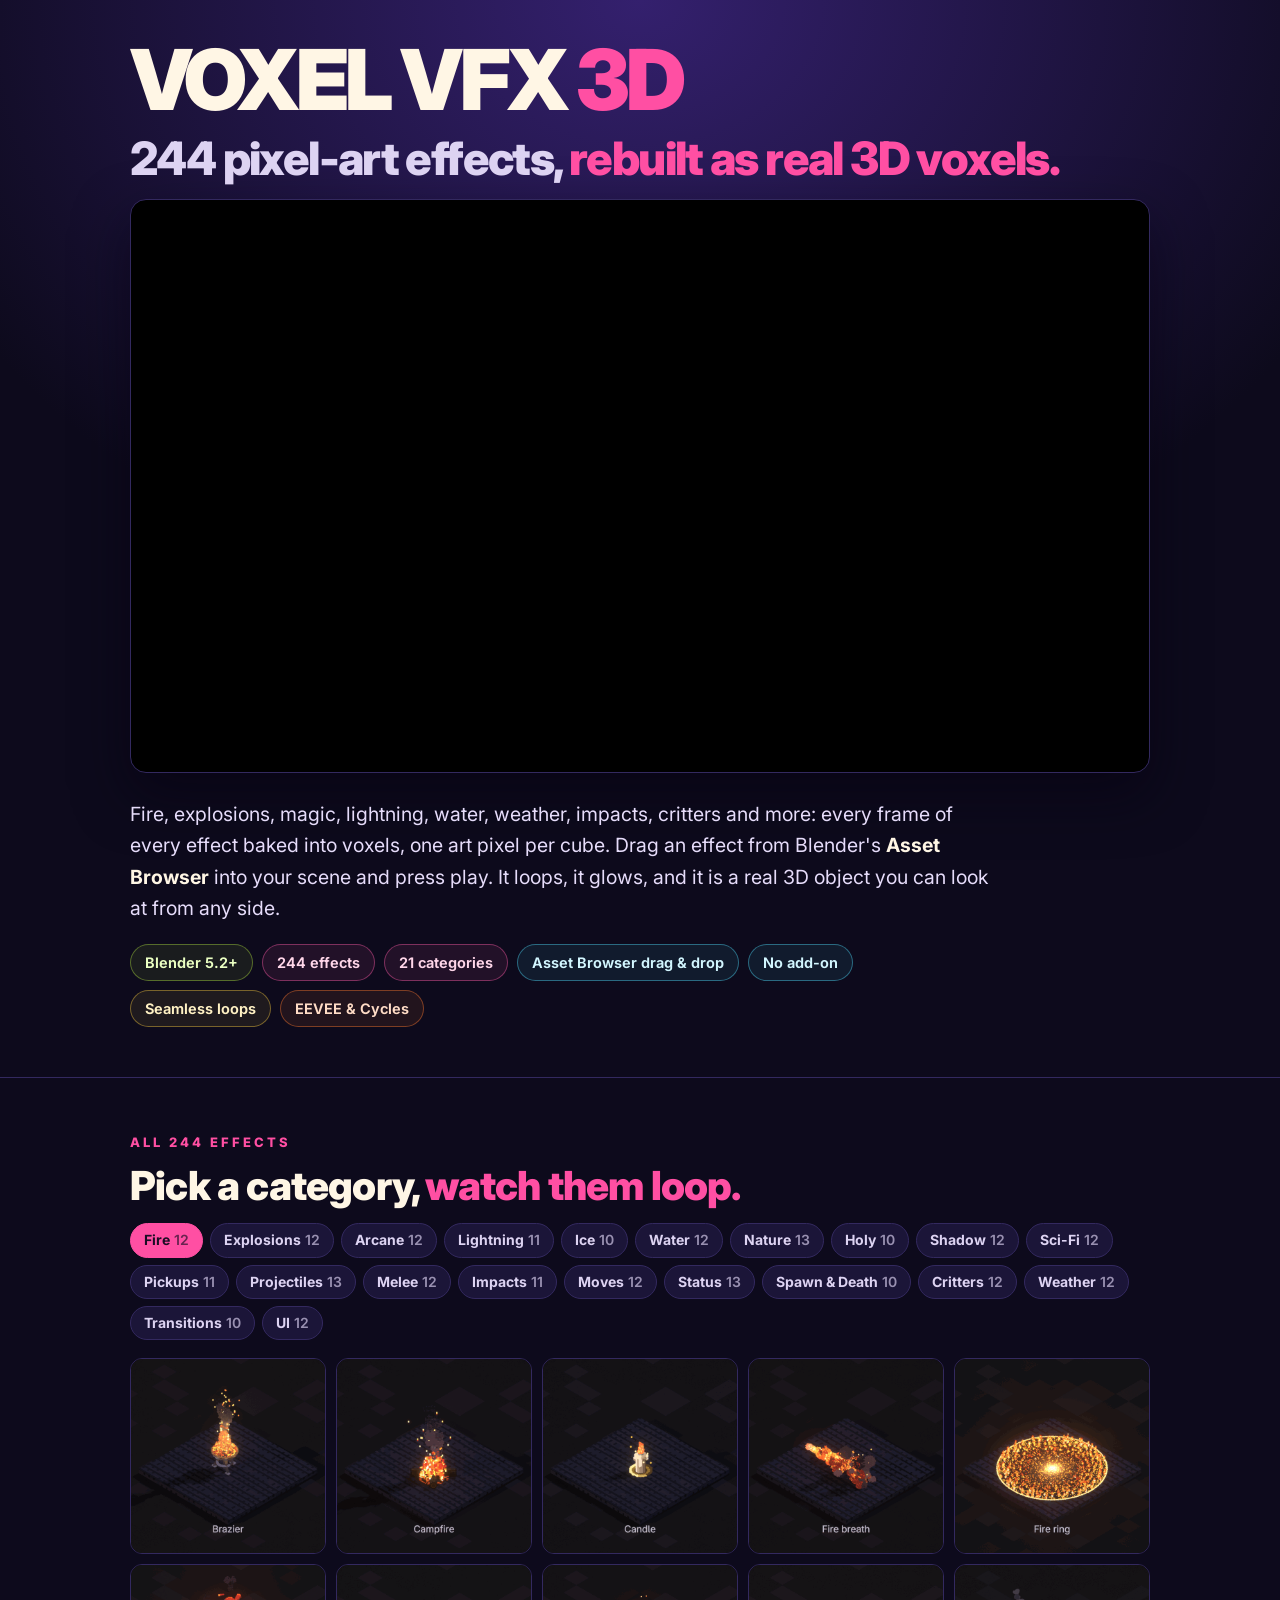
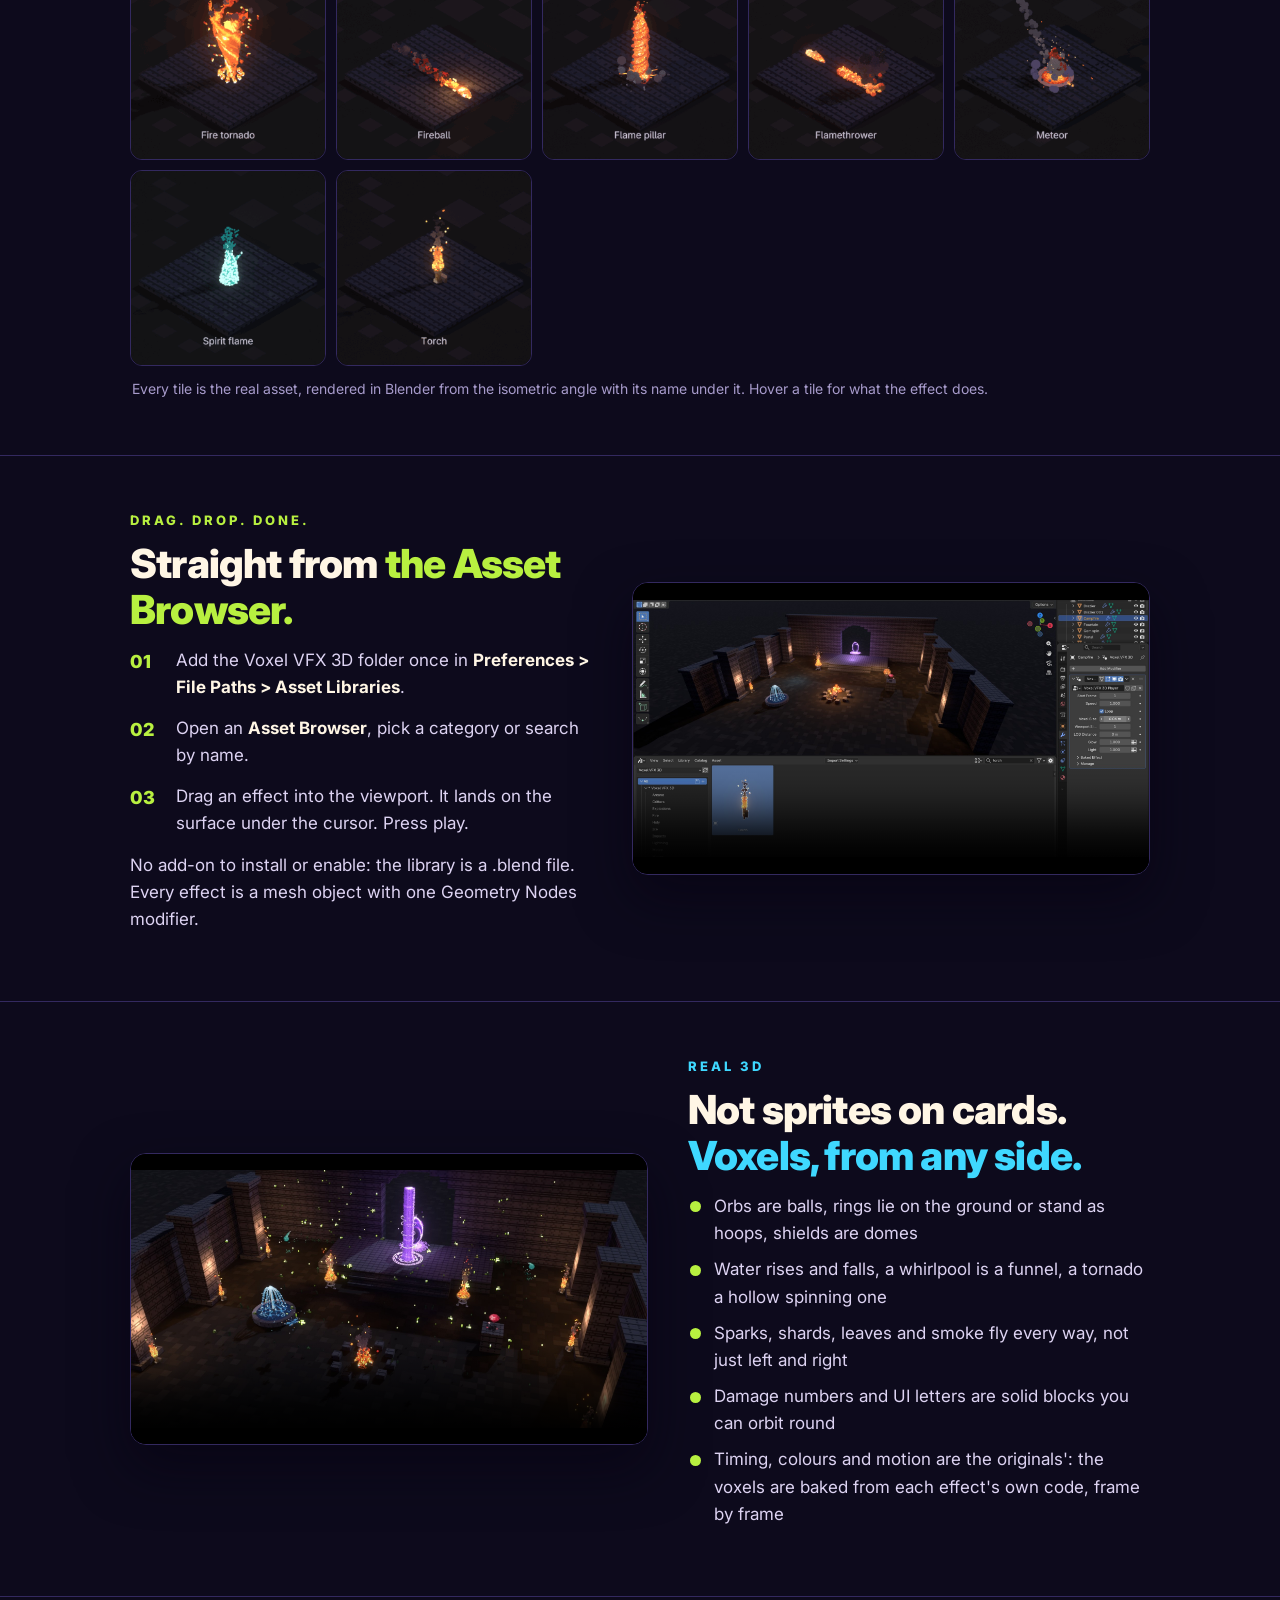
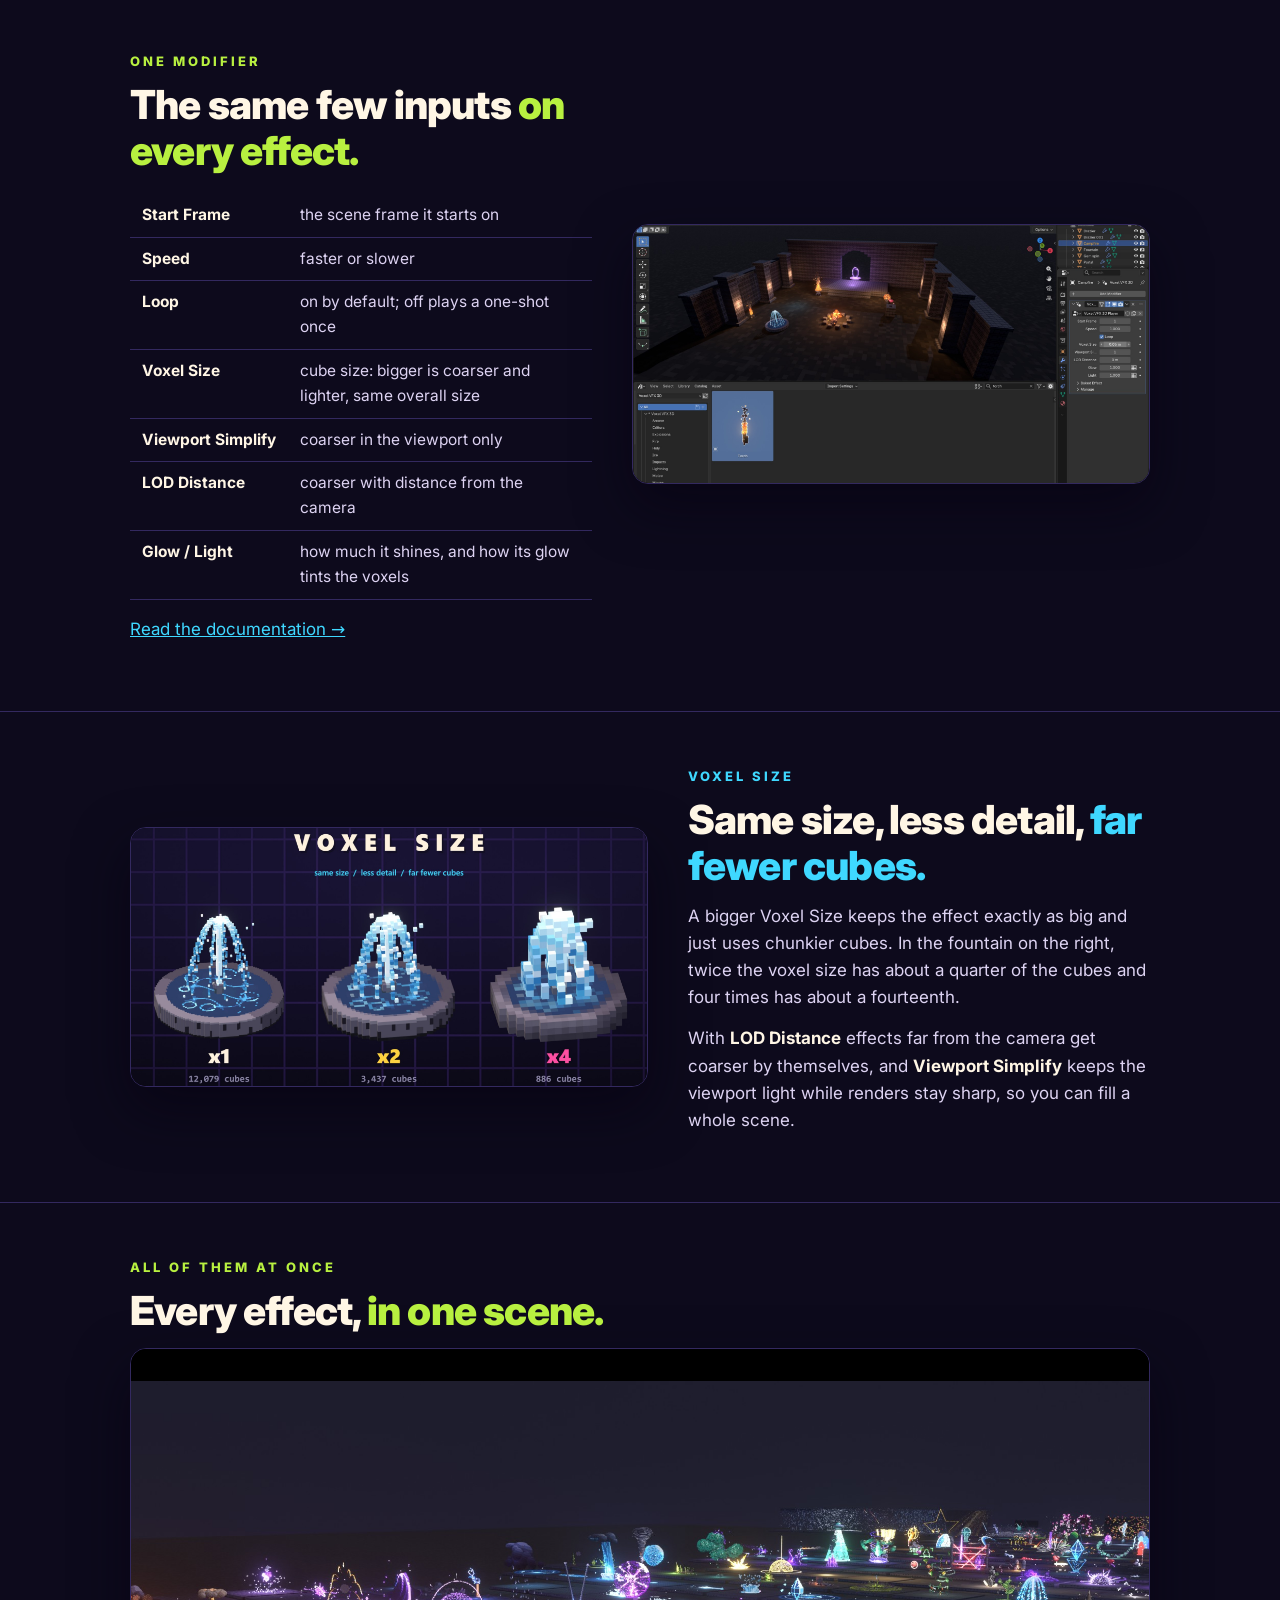
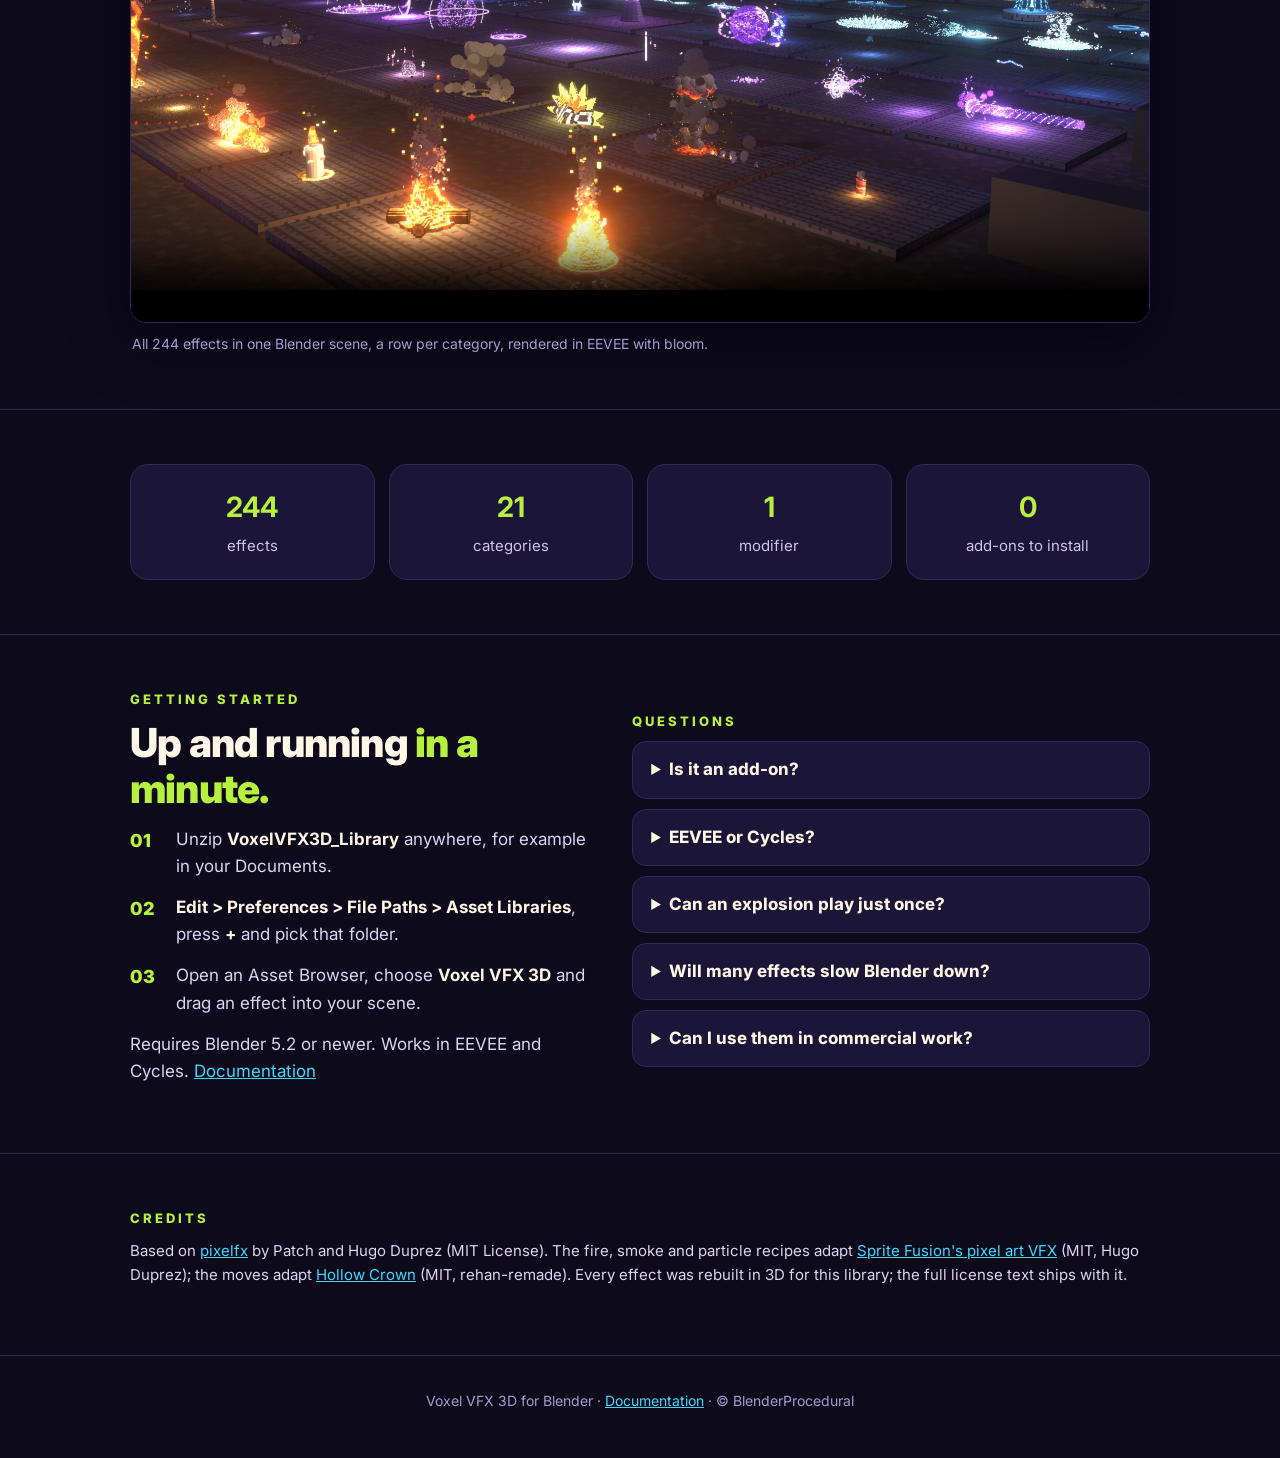
<file: index.html>
<!doctype html>
<html lang="en">
<head>
<meta charset="utf-8">
<meta name="viewport" content="width=device-width, initial-scale=1">
<title>Voxel VFX 3D: 244 pixel-art VFX as real 3D voxels for Blender</title>
<meta name="description" content="244 pixel-art VFX rebuilt as real 3D voxels for Blender: fire, explosions, magic, lightning, water, weather, impacts, critters and more. Drag them from the Asset Browser, they loop, they glow. Blender 5.2+.">
<meta property="og:title" content="Voxel VFX 3D: 244 pixel-art VFX as real 3D voxels for Blender">
<meta property="og:description" content="244 pixel-art VFX rebuilt as real 3D voxels for Blender: fire, explosions, magic, lightning, water, weather, impacts, critters and more. Drag them from the Asset Browser, they loop, they glow. Blender 5.2+.">
<meta property="og:image" content="images/thumbnail.jpg">
<link rel="stylesheet" href="assets/style.css">
</head>
<body>

<header class="hero">
  <div class="wrap">
    <h1 class="logo">VOXEL VFX <span>3D</span></h1>
    <p class="tagline">244 pixel-art effects, <span class="hl-pink">rebuilt as real 3D voxels.</span></p>
    <div class="media yt"><iframe src="https://www.youtube-nocookie.com/embed/19rdIWgOJi4?rel=0" title="Voxel VFX 3D promo video"
            allow="accelerometer; autoplay; clipboard-write; encrypted-media; gyroscope; picture-in-picture; web-share"
            referrerpolicy="strict-origin-when-cross-origin" allowfullscreen></iframe></div>
    <div class="txt hero-txt" style="margin-top:26px">
      <p class="lead">Fire, explosions, magic, lightning, water, weather, impacts, critters and more: every frame of every effect baked into voxels, one art pixel per cube. Drag an effect from Blender's <b>Asset Browser</b> into your scene and press play. It loops, it glows, and it is a real 3D object you can look at from any side.</p>
      <div class="chips">
        <span class="chip">Blender 5.2+</span>
        <span class="chip pink">244 effects</span>
        <span class="chip pink">21 categories</span>
        <span class="chip cyan">Asset Browser drag &amp; drop</span>
        <span class="chip cyan">No add-on</span>
        <span class="chip yellow">Seamless loops</span>
        <span class="chip orange">EEVEE &amp; Cycles</span>
      </div>
    </div>
  </div>
</header>

<section id="effects">
  <div class="wrap">
    <div class="kicker pink">All 244 effects</div>
    <h2>Pick a category, <span class="hl-pink">watch them loop.</span></h2>
    <div class="cats" role="group" aria-label="Categories"><button type="button" data-cat="fire" aria-pressed="true">Fire<i>12</i></button><button type="button" data-cat="explosions" aria-pressed="false">Explosions<i>12</i></button><button type="button" data-cat="arcane" aria-pressed="false">Arcane<i>12</i></button><button type="button" data-cat="lightning" aria-pressed="false">Lightning<i>11</i></button><button type="button" data-cat="ice" aria-pressed="false">Ice<i>10</i></button><button type="button" data-cat="water" aria-pressed="false">Water<i>12</i></button><button type="button" data-cat="nature" aria-pressed="false">Nature<i>13</i></button><button type="button" data-cat="holy" aria-pressed="false">Holy<i>10</i></button><button type="button" data-cat="shadow" aria-pressed="false">Shadow<i>12</i></button><button type="button" data-cat="scifi" aria-pressed="false">Sci-Fi<i>12</i></button><button type="button" data-cat="pickups" aria-pressed="false">Pickups<i>11</i></button><button type="button" data-cat="projectiles" aria-pressed="false">Projectiles<i>13</i></button><button type="button" data-cat="melee" aria-pressed="false">Melee<i>12</i></button><button type="button" data-cat="impacts" aria-pressed="false">Impacts<i>11</i></button><button type="button" data-cat="moves" aria-pressed="false">Moves<i>12</i></button><button type="button" data-cat="status" aria-pressed="false">Status<i>13</i></button><button type="button" data-cat="spawn" aria-pressed="false">Spawn &amp; Death<i>10</i></button><button type="button" data-cat="critters" aria-pressed="false">Critters<i>12</i></button><button type="button" data-cat="weather" aria-pressed="false">Weather<i>12</i></button><button type="button" data-cat="transitions" aria-pressed="false">Transitions<i>10</i></button><button type="button" data-cat="ui" aria-pressed="false">UI<i>12</i></button></div>
    <div class="fxgrid on" data-cat="fire"><figure><img src="effects/fire/brazier.gif" alt="Brazier" title="Brazier: An iron bowl on a tripod heaped with glowing coals and a big roaring fire, sparks and embers streaming up off it, light on the iron and the floor." width="280" height="280" loading="lazy"></figure><figure><img src="effects/fire/campfire.gif" alt="Campfire" title="Campfire: Crossed logs on a bed of coals and a lively fire: tongues that lick and leap, popping sparks, embers drifting up, smoke curling off, a warm pool of light." width="280" height="280" loading="lazy"></figure><figure><img src="effects/fire/candle.gif" alt="Candle" title="Candle: A wax candle in a brass dish: a calm flame with a blue root that sways and stretches, a halo of light, motes drifting in it, a bead of wax running down a drip." width="280" height="280" loading="lazy"></figure><figure><img src="effects/fire/fire-breath.gif" alt="Fire breath" title="Fire breath: A roaring cone of fire streaming right from the mouth: white-hot at the lips, billowing out and cooling to red and smoke at its edges, sparks thrown out ahead." width="280" height="280" loading="lazy"></figure><figure><img src="effects/fire/fire-ring.gif" alt="Fire ring" title="Fire ring: A white flash at the feet, then flames race outward along the floor in a ring, flaring as the front passes and burning down behind it over a smouldering scorch." width="280" height="280" loading="lazy"></figure><figure><img src="effects/fire/fire-tornado.gif" alt="Fire tornado" title="Fire tornado: A spinning funnel of fire: spiral bands turning round it, licks flung off its sides, a ring of flame whirling at its foot, embers orbiting it in and out of view." width="280" height="280" loading="lazy"></figure><figure><img src="effects/fire/fireball.gif" alt="Fireball" title="Fireball: A fireball flying right: a churning white-hot head with a corona of flame, a long torn tail of flame puffs cooling into smoke, embers shed behind." width="280" height="280" loading="lazy"></figure><figure><img src="effects/fire/flame-pillar.gif" alt="Flame pillar" title="Flame pillar: The floor cracks and glows, a column of fire erupts white-hot and roars, spewing embers and shedding flame, then collapses into rolling smoke." width="280" height="280" loading="lazy"></figure><figure><img src="effects/fire/flamethrower.gif" alt="Flamethrower" title="Flamethrower: A pressurised jet shooting right: a blue pilot at the nozzle, a tight stream with surges racing down it, a sputter, burning drops falling off, a tip that curls up into smoke." width="280" height="280" loading="lazy"></figure><figure><img src="effects/fire/meteor.gif" alt="Meteor" title="Meteor: A burning rock streaks in from the upper left in a comet of fire and smashes into the floor: a white flash, a fireball, rocks and brands thrown, a glowing crater that cools." width="280" height="280" loading="lazy"></figure><figure><img src="effects/fire/spirit-flame.gif" alt="Spirit flame" title="Spirit flame: A cold blue-teal ghost fire floating in the air: a bright rim round a hollow dark heart, a wave climbing its wispy tail, curls breaking off, cold sparks rising." width="280" height="280" loading="lazy"></figure><figure><img src="effects/fire/torch.gif" alt="Torch" title="Torch: A wall torch on an iron bracket: a licking flame leaping off a pitch-soaked wrap, licks and puffs torn off its tips, smoke, embers, a flickering light on the wall." width="280" height="280" loading="lazy"></figure></div><div class="fxgrid" data-cat="explosions"><figure><img src="effects/explosions/barrel-explosion.gif" alt="Barrel explosion" title="Barrel explosion: An explosive barrel shudders, its lid bulging and spitting flame, then blows: a fireball column, staves and the lid flying, burning fuel splashed over the floor." width="280" height="280" loading="lazy"></figure><figure><img src="effects/explosions/big-explosion.gif" alt="Big explosion" title="Big explosion: A huge ground blast in three beats: a white dome, a rolling fireball that climbs into a mushrooming smoke column, heavy rocks, and fires left burning." width="280" height="280" loading="lazy"></figure><figure><img src="effects/explosions/cartoon-pow.gif" alt="Cartoon POW" title="Cartoon POW: A comic-book hit: a jagged two-tone burst star slams in with a shake and boiling edges, POW! drops in letter by letter, action lines fly, then it all snaps away." width="280" height="280" loading="lazy"></figure><figure><img src="effects/explosions/dirt-explosion.gif" alt="Dirt explosion" title="Dirt explosion: A buried charge goes off: a flash under the floor, a V of dirt clods and grit thrown high, a brown dust plume that billows and settles, and a crater left behind." width="280" height="280" loading="lazy"></figure><figure><img src="effects/explosions/firework-burst.gif" alt="Firework burst" title="Firework burst: A shell climbs, slows and bursts into a sphere of coloured trailing stars round a gold core; they droop, crackle into white pops and fade, leaving glitter." width="280" height="280" loading="lazy"></figure><figure><img src="effects/explosions/firework-rocket.gif" alt="Firework rocket" title="Firework rocket: A rocket fizzes off the ground on a sparkling gold trail, coasts, and bursts into a palm: heavy gold fronds arc out, droop on glittering trails and crackle at the tips." width="280" height="280" loading="lazy"></figure><figure><img src="effects/explosions/grenade.gif" alt="Grenade" title="Grenade: A grenade is lobbed in, bounces, rolls to a stop with its fuse fizzing, shudders, then blows: a white flash, shrapnel streaks, sparks, a small fireball and a scorch." width="280" height="280" loading="lazy"></figure><figure><img src="effects/explosions/implosion.gif" alt="Implosion" title="Implosion: Everything is sucked in: streaks and grit rush inward, rings contract and a dark sphere collapses onto a crushed white point; a beat of stillness, then a sharp pop." width="280" height="280" loading="lazy"></figure><figure><img src="effects/explosions/nuke.gif" alt="Nuke" title="Nuke: A blinding white frame, then a fireball lifts on a thin stem into a wide rolling cap that glows from inside; a white skirt flashes and a dust surge sweeps the floor." width="280" height="280" loading="lazy"></figure><figure><img src="effects/explosions/plasma-explosion.gif" alt="Plasma explosion" title="Plasma explosion: A blue-violet energy blast with no smoke: a white flash, a ball of plasma swelling into a thinning shell, shock rings in and out of depth, lightning arcs crackling off it." width="280" height="280" loading="lazy"></figure><figure><img src="effects/explosions/small-explosion.gif" alt="Explosion" title="Explosion: A ground blast: a white flash and shock rings, fire that cools into a rolling smoke column, sparks, burning brands that land and keep burning, tumbling rocks and a glowing scorch." width="280" height="280" loading="lazy"></figure><figure><img src="effects/explosions/smoke-bomb.gif" alt="Smoke bomb" title="Smoke bomb: A round canister clinks down, fuse sparking, and pops: thick grey-violet smoke gushes out, rolls along the floor, billows into a cloud that hides all, then thins to wisps." width="280" height="280" loading="lazy"></figure></div><div class="fxgrid" data-cat="arcane"><figure><img src="effects/arcane/arcane-beam.gif" alt="Arcane beam" title="Arcane beam: A beam fires right from the hand: a white core, strands twisting round it, pulses running down it, a flaring source and an end that sprays sparks." width="280" height="280" loading="lazy"></figure><figure><img src="effects/arcane/arcane-missiles.gif" alt="Arcane missiles" title="Arcane missiles: A volley of violet bolts fans out of the hand, curls round on twisting ribbons and pops on the target one after another." width="280" height="280" loading="lazy"></figure><figure><img src="effects/arcane/arcane-orb.gif" alt="Arcane orb" title="Arcane orb: A floating orb of smoky violet glass with a swirl turning round a white-hot heart, two tilted rings of light orbiting behind and in front." width="280" height="280" loading="lazy"></figure><figure><img src="effects/arcane/blink-in.gif" alt="Blink in" title="Blink in: Glittering bits spiral in to a point of light that opens into a line, then into a white silhouette that cools into the caster." width="280" height="280" loading="lazy"></figure><figure><img src="effects/arcane/blink-out.gif" alt="Blink out" title="Blink out: The caster crackles with gathering light, flashes white, squeezes into a line of light that collapses and pops away in sparks." width="280" height="280" loading="lazy"></figure><figure><img src="effects/arcane/magic-circle-cast.gif" alt="Magic circle cast" title="Magic circle cast: A circle draws itself on the floor, runes ignite one by one, it flashes, and a column of light fires up and breaks apart into glints." width="280" height="280" loading="lazy"></figure><figure><img src="effects/arcane/mana-burst.gif" alt="Mana burst" title="Mana burst: Energy rushes into a point and blows out in a white flash and rings, flinging glowing runes that flare and pop into sparks one after another." width="280" height="280" loading="lazy"></figure><figure><img src="effects/arcane/portal.gif" alt="Portal" title="Portal: An upright rift: fibrous spiral arms wind down into the dark, a lit rim wobbles, motes and streaks are pulled in, the floor glows." width="280" height="280" loading="lazy"></figure><figure><img src="effects/arcane/rune-circle.gif" alt="Rune circle" title="Rune circle: A rune circle turns on the floor in perspective: a carousel of runes lit by chasing light, a turning square, ticks, motes rising off it." width="280" height="280" loading="lazy"></figure><figure><img src="effects/arcane/spell-charge.gif" alt="Spell charge" title="Spell charge: Energy gathers in the caster&#x27;s hand: streaks and motes spiral in, rings collapse into a swelling orb that crackles with arcs, ready to fire." width="280" height="280" loading="lazy"></figure><figure><img src="effects/arcane/star-fall.gif" alt="Star fall" title="Star fall: Stars streak down on long trails across an area, each landing with a white flash, a ring across the floor and a kick of sparks." width="280" height="280" loading="lazy"></figure><figure><img src="effects/arcane/time-stop.gif" alt="Time stop" title="Time stop: A clock face springs open, ticks slower and slower, freezes drained of colour, cracks, then shatters into falling shards." width="280" height="280" loading="lazy"></figure></div><div class="fxgrid" data-cat="lightning"><figure><img src="effects/lightning/ball-lightning.gif" alt="Ball lightning" title="Ball lightning: A crackling ball of plasma drifts on a wandering loop, spitting arcs off its skin and leaving a wake of fading motes, and zaps the floor when it dips low." width="280" height="280" loading="lazy"></figure><figure><img src="effects/lightning/chain-lightning.gif" alt="Chain lightning" title="Chain lightning: A bolt leaps from the caster&#x27;s hand through three targets in turn; each flashes, sparks and grounds itself to the floor while the arcs between them flicker, then the chain snaps." width="280" height="280" loading="lazy"></figure><figure><img src="effects/lightning/charge-up.gif" alt="Charge up" title="Charge up: Sparks streak and arcs whip in to a crackling core at the caster&#x27;s hand that swells and pulses faster, then it flashes and bursts: bolts every way, a ring, a spray of sparks." width="280" height="280" loading="lazy"></figure><figure><img src="effects/lightning/electrified.gif" alt="Electrified" title="Electrified: Current runs through a character: arcs crawl over and leap across the body, sparks spit off, the body flares to an electric silhouette on each jolt, and the feet ground out." width="280" height="280" loading="lazy"></figure><figure><img src="effects/lightning/lightning-strike.gif" alt="Lightning strike" title="Lightning strike: A targeted strike: a sigil charges on the floor, the scene darkens, a thick bolt slams into it, arcs race out along the cracks it splits, the channel crumbles to a scorch." width="280" height="280" loading="lazy"></figure><figure><img src="effects/lightning/plasma-ball.gif" alt="Plasma ball" title="Plasma ball: A glass globe on a dark pedestal: wandering plasma tendrils reach from the core to the glass and fan out in bright feet where they touch it, lighting the stand and floor." width="280" height="280" loading="lazy"></figure><figure><img src="effects/lightning/spark-arc.gif" alt="Spark arc" title="Spark arc: A climbing arc between two rods: it strikes white at their narrow foot, climbs on rising heat as it stretches and bows, sputters and snaps at the top, then strikes again." width="280" height="280" loading="lazy"></figure><figure><img src="effects/lightning/storm-cloud.gif" alt="Storm cloud" title="Storm cloud: A storm cloud boils overhead, billows lit from inside by flickering discharges, ragged scud under its flat dark base; rain slants down and once a loop a bolt cracks to the floor." width="280" height="280" loading="lazy"></figure><figure><img src="effects/lightning/tesla-coil.gif" alt="Tesla coil" title="Tesla coil: A copper coil under a steel torus throws branching arcs that lash out in volleys and now and then strike the floor in a spray of sparks, lighting the metal and the ground." width="280" height="280" loading="lazy"></figure><figure><img src="effects/lightning/thunderclap.gif" alt="Thunderclap" title="Thunderclap: A thunderclap round the caster: a white flash, forked bolts burst out and stab the floor, a heavy shock ring tears across the ground raising dust and grit, sparks streak away." width="280" height="280" loading="lazy"></figure><figure><img src="effects/lightning/zap-hit.gif" alt="Zap hit" title="Zap hit: A contact zap: an arc snaps in from the left, the hit point overloads into a knot of tiny crackling zigzags, a fern of burn marks glows outward, sparks jink away, ozone puffs." width="280" height="280" loading="lazy"></figure></div><div class="fxgrid" data-cat="ice"><figure><img src="effects/ice/blizzard-vortex.gif" alt="Blizzard vortex" title="Blizzard vortex: A swirling snow tornado: wind bands spin up a leaning funnel, flakes and ice crystals orbit in front and behind, snow boils at its foot and cold light fills its throat." width="280" height="280" loading="lazy"></figure><figure><img src="effects/ice/freeze.gif" alt="Freeze" title="Freeze: Frost races in and climbs the character, turning it to ice; a faceted block crystallizes round it pane by pane, glints, cracks and bursts, and the character thaws free." width="280" height="280" loading="lazy"></figure><figure><img src="effects/ice/frost-breath.gif" alt="Frost breath" title="Frost breath: A cone of icy wind blowing right: frost puffs billow out, swell and sink, wind streaks race through, ice crystals tumble and glint off a white-hot mouth." width="280" height="280" loading="lazy"></figure><figure><img src="effects/ice/frost-nova.gif" alt="Frost nova" title="Frost nova: Frost spirals into a spinning snowflake, then a wave blooms three rings of ice crystals round the caster; snow drifts, frost creeps, and the ice melts back into the floor." width="280" height="280" loading="lazy"></figure><figure><img src="effects/ice/ice-crystal.gif" alt="Ice crystal" title="Ice crystal: A floating ice crystal turning slowly in its own cold light: its facets brighten and darken as they turn, glints flash on them, frost motes circle it." width="280" height="280" loading="lazy"></figure><figure><img src="effects/ice/ice-lance.gif" alt="Ice lance" title="Ice lance: A faceted ice spear flying right: a light pulse runs through its core, rings of cold air shear off the tip, frost peels off into a wake and crystals shed behind it." width="280" height="280" loading="lazy"></figure><figure><img src="effects/ice/ice-shatter.gif" alt="Ice shatter" title="Ice shatter: A block of ice takes a hit from the left: it jolts, cracks race over its faces, it flashes white and bursts into chunks that tumble, bounce and skid off in a roll of ice dust." width="280" height="280" loading="lazy"></figure><figure><img src="effects/ice/ice-spikes.gif" alt="Ice spikes" title="Ice spikes: A frost line races along the floor and clusters of jagged ice blades burst up behind it in a rising wave, glint, flash white together and shatter into toppling shards." width="280" height="280" loading="lazy"></figure><figure><img src="effects/ice/icicle-fall.gif" alt="Icicle fall" title="Icicle fall: An icicle drips and trembles, snaps off its frosted root, drops, stabs the floor and bursts into skidding shards, splinters and rolling frost." width="280" height="280" loading="lazy"></figure><figure><img src="effects/ice/snowflake-burst.gif" alt="Snowflake burst" title="Snowflake burst: A cold pop: frost gathers and flashes white in a ring, then crisp six-armed snowflakes spin out, slow, twinkle and drift down to settle and melt." width="280" height="280" loading="lazy"></figure></div><div class="fxgrid" data-cat="water"><figure><img src="effects/water/bubbles.gif" alt="Bubbles" title="Bubbles: Bubbles stream up from a vent of pebbles, wobbling and swelling as they rise, flare as they cross shafts of light from the surface, then dome up and pop there." width="280" height="280" loading="lazy"></figure><figure><img src="effects/water/drip.gif" alt="Drip" title="Drip: A bead swells under a wet stone tip and catches the light, pinches off, falls stretched by its speed and plinks into a puddle with a crown, a ring and a tiny rebound." width="280" height="280" loading="lazy"></figure><figure><img src="effects/water/fountain.gif" alt="Fountain" title="Fountain: A stone basin; a jet rises from its spout and blooms into glassy arcs that break into beads, fall back and plink into the water with rings." width="280" height="280" loading="lazy"></figure><figure><img src="effects/water/geyser.gif" alt="Geyser" title="Geyser: A pool heaves and burbles faster and faster, then blasts a white column of water skyward with a churning foam head; it rains back down in drops and steam, slumps and sputters out." width="280" height="280" loading="lazy"></figure><figure><img src="effects/water/rain-splash.gif" alt="Rain splash" title="Rain splash: A low close-up on one puddle in the rain: big drops land in crowns that throw beads and a rebound jet, rings spread and interfere, a lamp&#x27;s reflection wobbles on the water." width="280" height="280" loading="lazy"></figure><figure><img src="effects/water/ripples.gif" alt="Ripples" title="Ripples: A drop plinks on still dark water and rings spread out across it at a low angle: the swell of each ring catches the light, crests glint, and they fade into the calm." width="280" height="280" loading="lazy"></figure><figure><img src="effects/water/splash.gif" alt="Splash" title="Splash: A stone drops into still water: a white hit, a crown that tears into droplets arcing out to plink down with rings, a jet that bounces back, foam and drifting mist." width="280" height="280" loading="lazy"></figure><figure><img src="effects/water/water-jet.gif" alt="Water jet" title="Water jet: A pressurised stream blasts right: a tight glassy rod with surges running down it that swells, roughens, bends under its weight and breaks into chunks, spray and mist." width="280" height="280" loading="lazy"></figure><figure><img src="effects/water/water-orb.gif" alt="Water orb" title="Water orb: A sphere of water floats and wobbles: a current circles inside it, the floor shows upside down through it, it shines, light gathers on the floor under it, and drips fall and plink." width="280" height="280" loading="lazy"></figure><figure><img src="effects/water/waterfall.gif" alt="Waterfall" title="Waterfall: A river pours from a notch in a rock outcrop: a white curl, a deep sheet that splits into strands, churning foam, spray, drifting mist and rings on a dark pool." width="280" height="280" loading="lazy"></figure><figure><img src="effects/water/wave-crash.gif" alt="Wave crash" title="Wave crash: A swell rolls in and steepens, its lip throws forward and curls over a dark barrel, then crashes into a burst of white foam and spray that surges on and fades to lace." width="280" height="280" loading="lazy"></figure><figure><img src="effects/water/whirlpool.gif" alt="Whirlpool" title="Whirlpool: Seen from above, dark water winds into a vortex: foam arms spiral in, darkening as they&#x27;re drawn down into a deep eye with a lit far rim, flecks of foam circling in after them." width="280" height="280" loading="lazy"></figure></div><div class="fxgrid" data-cat="nature"><figure><img src="effects/nature/acid-splash.gif" alt="Acid splash" title="Acid splash: A gob of acid bursts into a crown and spatters; it eats a glowing, smoking pit into the floor and boils down into it, spitting bright beads, pale steam curling off." width="280" height="280" loading="lazy"></figure><figure><img src="effects/nature/boulder.gif" alt="Boulder" title="Boulder: A spinning boulder arcs right shedding dust and pebbles, smashes into the floor in a white flash and bursts into tumbling chunks, gravel and rolling dust." width="280" height="280" loading="lazy"></figure><figure><img src="effects/nature/earth-spike.gif" alt="Earth spike" title="Earth spike: The floor cracks with light and heaves, a faceted stone spike rams up with two side shards in a burst of chips, grit and dust; rubble rains, then it splits and crumbles." width="280" height="280" loading="lazy"></figure><figure><img src="effects/nature/healing-bloom.gif" alt="Healing bloom" title="Healing bloom: A sprout pushes up and unfurls, a bud swells and opens round a glowing golden heart in a flare of healing light; its petals lift away one by one as motes." width="280" height="280" loading="lazy"></figure><figure><img src="effects/nature/leaf-storm.gif" alt="Leaf storm" title="Leaf storm: Leaves tumble up a rising spiral round the character, passing behind and in front, turning and flipping, wrapped in bright bands of wind; litter swirls at their feet." width="280" height="280" loading="lazy"></figure><figure><img src="effects/nature/poison-cloud.gif" alt="Poison cloud" title="Poison cloud: A miasma hugging the floor: ragged sheets of gas lit yellow-green from within, fading to violet, creep out in tongues that curl over at their tips; plumes twist up as ribbons." width="280" height="280" loading="lazy"></figure><figure><img src="effects/nature/quake.gif" alt="Quake" title="Quake: The ground jolts three times: a rift tears out along the floor glowing deep inside, slabs of floor heave up and drop back askew, pebbles hop and dust bursts out of the split." width="280" height="280" loading="lazy"></figure><figure><img src="effects/nature/root-snare.gif" alt="Root snare" title="Root snare: The floor cracks and roots burst up round the character, spiralling round its legs; they cinch tight with a snap, hold, then crack and crumble into bark and dust." width="280" height="280" loading="lazy"></figure><figure><img src="effects/nature/spore-burst.gif" alt="Spore burst" title="Spore burst: A toadstool pushes up, swells and trembles as its gills glow, then squashes and puffs a lumpy cloud of glowing spores that billows up and drifts down twinkling." width="280" height="280" loading="lazy"></figure><figure><img src="effects/nature/thorns.gif" alt="Thorns" title="Thorns: A seam races along the floor and hooked thorns punch up out of it one after another, each bigger than the last, in bursts of dirt and green light; they hold, then sink." width="280" height="280" loading="lazy"></figure><figure><img src="effects/nature/tornado.gif" alt="Tornado" title="Tornado: A snaking funnel of spinning wind bands under a flared, churning top that flickers with lightning; leaves and debris whirl round it front and back, dust boils at its foot." width="280" height="280" loading="lazy"></figure><figure><img src="effects/nature/toxic-puddle.gif" alt="Toxic puddle" title="Toxic puddle: Black tar lit from inside by chartreuse veins and a glowing rim, an oily sheen drifting on it; glossy bubbles dome, stretch and pop, vapour curls up in fraying ribbons." width="280" height="280" loading="lazy"></figure><figure><img src="effects/nature/vine-whip.gif" alt="Vine whip" title="Vine whip: A thorny vine bursts from the floor, rears back coiled, then lashes out right in a whip crack that sprays sap and tears off leaves, before sliding back into the ground." width="280" height="280" loading="lazy"></figure></div><div class="fxgrid" data-cat="holy"><figure><img src="effects/holy/blessing.gif" alt="Blessing" title="Blessing: A soft cone of light rests on the character from above; sparkles drift down through it, twinkling, and wink out where they land on the head and shoulders." width="280" height="280" loading="lazy"></figure><figure><img src="effects/holy/divine-shield.gif" alt="Divine shield" title="Divine shield: A bubble of gold light round the character: a bright rim and a thin gold film, meridians turning like a slow globe, a sheen sweeping across and sparkles winking on it." width="280" height="280" loading="lazy"></figure><figure><img src="effects/holy/feather-burst.gif" alt="Feather burst" title="Feather burst: A white puff pops and throws feathers that brake hard, then rock from side to side as they sink and fade, with down drifting after them." width="280" height="280" loading="lazy"></figure><figure><img src="effects/holy/halo.gif" alt="Halo" title="Halo: A ring of gold light floats over the head with a glint running round it; fine dust sifts down from it and the head catches its light." width="280" height="280" loading="lazy"></figure><figure><img src="effects/holy/heal-aoe.gif" alt="Healing ring" title="Healing ring: A seed of green light sinks into the floor and a soft ring rolls out from it; the floor glows where it passes and plus signs sprout and float up." width="280" height="280" loading="lazy"></figure><figure><img src="effects/holy/heal.gif" alt="Heal" title="Heal: Petals of light bloom under the feet, a hoop of light rises up the body restoring its colour and leaving sparkles, and motes spiral up and pop into tiny hearts." width="280" height="280" loading="lazy"></figure><figure><img src="effects/holy/holy-pillar.gif" alt="Holy pillar" title="Holy pillar: Light breaks through from above: a sun opens at the top and a fan of shafts converges on the mark, pulsing, while a sigil burns on the floor; then the fan folds shut." width="280" height="280" loading="lazy"></figure><figure><img src="effects/holy/resurrection.gif" alt="Resurrection" title="Resurrection: Light pours down on the fallen and life climbs back up the body; wings of light unfold, a halo forms, one great wingbeat, then the wings scatter into feathers." width="280" height="280" loading="lazy"></figure><figure><img src="effects/holy/smite.gif" alt="Smite" title="Smite: A glint marks the spot, then a bolt of light drops like a hammer: a white flash, a shockwave over the floor, stone chips flying and cracks that glow and cool." width="280" height="280" loading="lazy"></figure><figure><img src="effects/holy/sunburst.gif" alt="Sunburst" title="Sunburst: A white-hot core in a gold corona; long and short rays turn slowly round it, breathing, with glints running out along them that wink at the tips." width="280" height="280" loading="lazy"></figure></div><div class="fxgrid" data-cat="shadow"><figure><img src="effects/shadow/black-hole.gif" alt="Black hole" title="Black hole: A tilted disk of banded rings turns round a black hole, its far side bent up over the top and under the bottom; debris spirals in, stretches and is swallowed." width="280" height="280" loading="lazy"></figure><figure><img src="effects/shadow/curse.gif" alt="Curse" title="Curse: Wisps gather over the head, a skull stamps down with a flash, its eyes burn as the curse floods the body violet, then it cracks and crumbles." width="280" height="280" loading="lazy"></figure><figure><img src="effects/shadow/dark-explosion.gif" alt="Dark explosion" title="Dark explosion: Motes swirl into a pulsing core, a black star cuts across a violet-white flash, and a black sphere burns at the rim, throws lit shards and smoke, then collapses." width="280" height="280" loading="lazy"></figure><figure><img src="effects/shadow/eclipse.gif" alt="Eclipse" title="Eclipse: A black moon over the sun: a breathing pearl corona with long streamers, a thin white rim, and one diamond bead blazing on its edge." width="280" height="280" loading="lazy"></figure><figure><img src="effects/shadow/grasping-hands.gif" alt="Grasping hands" title="Grasping hands: Shadow arms burst up out of a dark pool with a splash, clench their hands into claws, strain, and are dragged back under, fingers clawing at the air." width="280" height="280" loading="lazy"></figure><figure><img src="effects/shadow/hex-sigil.gif" alt="Hex sigil" title="Hex sigil: A burning pen traces a cursed sigil in the air, its glyphs pop in one by one, then it flares white and crumbles into falling embers." width="280" height="280" loading="lazy"></figure><figure><img src="effects/shadow/life-steal.gif" alt="Life steal" title="Life steal: A target on the right is struck and bleeds red orbs; they hang a moment, then whip home as comet streaks and flood the caster crimson." width="280" height="280" loading="lazy"></figure><figure><img src="effects/shadow/necro-skulls.gif" alt="Necro skulls" title="Necro skulls: Spectral skulls circle a cold green flame on a tilted orbit, passing behind and before it, eyes lit, trailing curls of ghost smoke." width="280" height="280" loading="lazy"></figure><figure><img src="effects/shadow/shadow-flames.gif" alt="Shadow flames" title="Shadow flames: Inside-out fire on the floor: a black heart wrapped in violet flame with pale skin and tips, shedding embers and dark smoke." width="280" height="280" loading="lazy"></figure><figure><img src="effects/shadow/shadow-tendrils.gif" alt="Shadow tendrils" title="Shadow tendrils: A dark pool opens on the floor; tentacles with lit rims and hooked tips lash up out of it with a splash, writhe, and sink back as it closes." width="280" height="280" loading="lazy"></figure><figure><img src="effects/shadow/soul-drain.gif" alt="Soul drain" title="Soul drain: Pale souls are torn loose on the right and dragged down a funnel of streaks into a black crystal vessel, which flares violet as each one lands." width="280" height="280" loading="lazy"></figure><figure><img src="effects/shadow/void-orb.gif" alt="Void orb" title="Void orb: A black orb hangs in the air, a pale rim crawling round it; a dark vortex winds into it, motes and streaks are pulled in, and light bends round its edge." width="280" height="280" loading="lazy"></figure></div><div class="fxgrid" data-cat="scifi"><figure><img src="effects/scifi/emp-blast.gif" alt="EMP blast" title="EMP blast: A disc charge ticks, pops white, and a bubble of rolling scanlines swells out with arcs crawling its skin; it strobes, tears and shorts out into falling dead pixels." width="280" height="280" loading="lazy"></figure><figure><img src="effects/scifi/energy-core.gif" alt="Energy core" title="Energy core: A plasma core beating in a steel cage: it swells and throws a shock ring on each beat, two tilted rings orbit it, and arcs jump to the bars and spark." width="280" height="280" loading="lazy"></figure><figure><img src="effects/scifi/force-field.gif" alt="Force field" title="Force field: A glassy dome of hex plates over the hero: plates glint, tracers from the right slam into it, a ripple and cracks of light race across, sparks glance off." width="280" height="280" loading="lazy"></figure><figure><img src="effects/scifi/glitch.gif" alt="Glitch" title="Glitch: The hero&#x27;s signal breaks up in bursts: an RGB split, slices torn sideways, rows smeared out, junk blocks and dead pixels, then snaps back clean." width="280" height="280" loading="lazy"></figure><figure><img src="effects/scifi/hologram.gif" alt="Hologram" title="Hologram: A floor projector throws a cone of light holding a turning wireframe model: scanlines roll through it, a data ring circles it, and it flickers, tears and jitters." width="280" height="280" loading="lazy"></figure><figure><img src="effects/scifi/jetpack.gif" alt="Jetpack" title="Jetpack: Twin thrusters fire straight down: white-hot cores with shock diamonds inside ragged flames, puffs that cool into smoke billowing below, lit by the fire." width="280" height="280" loading="lazy"></figure><figure><img src="effects/scifi/laser-grid.gif" alt="Laser grid" title="Laser grid: Security lasers between two steel posts: red beams slide and scissor across, dust and haze light up only where they cut through, and the floor sweepers scorch and spark." width="280" height="280" loading="lazy"></figure><figure><img src="effects/scifi/scanner.gif" alt="Scanner" title="Scanner: Brackets snap onto the hero, a scan line sweeps head to toe leaving a cooling outline, and a readout counts up to OK before it all lets go." width="280" height="280" loading="lazy"></figure><figure><img src="effects/scifi/teleporter-pad.gif" alt="Teleporter pad" title="Teleporter pad: A steel pad glows on the floor, its rings rippling outward; a soft column of light rises off it and rings of light lift away, sparkles drifting up through them." width="280" height="280" loading="lazy"></figure><figure><img src="effects/scifi/tractor-beam.gif" alt="Tractor beam" title="Tractor beam: A hovering pod projects a cone of light to the floor; rocks tear loose in puffs of dust and spiral up spinning into the lens while rings of light climb the beam." width="280" height="280" loading="lazy"></figure><figure><img src="effects/scifi/warp-in.gif" alt="Warp in" title="Warp in: A beam slams down, rings run down it and a scanline paints the hero in from head to toe, white-hot pixels cooling to their own colors; the beam pinches shut in sparks." width="280" height="280" loading="lazy"></figure><figure><img src="effects/scifi/warp-out.gif" alt="Warp out" title="Warp out: The hero&#x27;s outline flickers on, they flash white and break into light from the head down, streaming up a beam that lifts off the floor and pinches shut." width="280" height="280" loading="lazy"></figure></div><div class="fxgrid" data-cat="pickups"><figure><img src="effects/pickups/chest-open.gif" alt="Chest open" title="Chest open: A banded chest rattles with gold light leaking from its seam, the lid kicks open, rays fan up, and coins and gems arc out, bounce, glint and get collected." width="280" height="280" loading="lazy"></figure><figure><img src="effects/pickups/coin-spin.gif" alt="Coin spin" title="Coin spin: A thick gold coin turning on its edge: an embossed star face, a reeded rim showing as it goes edge-on, a flash sweeping the face, bobbing over its shadow." width="280" height="280" loading="lazy"></figure><figure><img src="effects/pickups/collect-burst.gif" alt="Collect burst" title="Collect burst: The moment of pickup: a white flash and a cross of light, a thin ring snapping out ahead of a softer one, twinkles thrown wide on curving paths that brake, hang and wink out." width="280" height="280" loading="lazy"></figure><figure><img src="effects/pickups/crystal-shard.gif" alt="Crystal shard" title="Crystal shard: A broken amber shard hovers and sways: chipped uneven faces, its top sheared off, light pulsing up through glowing cracks and flaring out of the break; splinters orbit it." width="280" height="280" loading="lazy"></figure><figure><img src="effects/pickups/gem-spin.gif" alt="Gem spin" title="Gem spin: A brilliant-cut ruby turning on its axis: real facets catch the light in turn, flashes roll over the crown, refracted light slides across the floor, sparkles wink round it." width="280" height="280" loading="lazy"></figure><figure><img src="effects/pickups/heart-pickup.gif" alt="Heart pickup" title="Heart pickup: A plump glossy heart hovering over its shadow beats lub-dub: a big squash and stretch, a smaller echo, light and a thin ring pulsing out, tiny hearts drifting off." width="280" height="280" loading="lazy"></figure><figure><img src="effects/pickups/key-glint.gif" alt="Key glint" title="Key glint: An ornate silver key hovering and rocking; a glint runs from its bow down the shaft to the teeth and bursts off the tip as falling sparks." width="280" height="280" loading="lazy"></figure><figure><img src="effects/pickups/loot-beam.gif" alt="Loot beam" title="Loot beam: A dropped sword in a tall pillar of rarity light: a white core thinning to the sky, rings pulsing across the floor, motes streaming up, a glint racing up the shaft." width="280" height="280" loading="lazy"></figure><figure><img src="effects/pickups/potion.gif" alt="Potion" title="Potion: A round glass flask of glowing brew rocks in the air: the brew sloshes behind the rock, bubbles rise and pop, light glows through the glass, wisps curl off the cork." width="280" height="280" loading="lazy"></figure><figure><img src="effects/pickups/power-star.gif" alt="Power star" title="Power star: A fat bevelled star rocks side to side and swells on each beat, rays of light turning slowly behind it, sparks spinning off its points." width="280" height="280" loading="lazy"></figure><figure><img src="effects/pickups/xp-orb.gif" alt="XP orb" title="XP orb: A small glowing orb races a figure-eight, a comet tail tapering behind it along its path, flecks shed from the tail winking out, its light following it over the floor." width="280" height="280" loading="lazy"></figure></div><div class="fxgrid" data-cat="projectiles"><figure><img src="effects/projectiles/arrow.gif" alt="Arrow" title="Arrow: An arrow in flight: a steel broadhead catching the light, a wooden shaft, fletching fluttering in the wind, streaks of air peeling off its head and swirling off its feathers." width="280" height="280" loading="lazy"></figure><figure><img src="effects/projectiles/bullet-tracer.gif" alt="Bullet tracer" title="Bullet tracer: A white-hot slug tearing along, its tracer burning behind it in a long streak that sputters and cools from white through gold to red, shedding sparks and a thread of smoke." width="280" height="280" loading="lazy"></figure><figure><img src="effects/projectiles/cannonball.gif" alt="Cannon shot" title="Cannon shot: A cannon fires from a muzzle `height` px above the floor (the origin): a white flash, a tongue of flame, the ball arcing off trailing smoke, a big gunsmoke cloud rolling out." width="280" height="280" loading="lazy"></figure><figure><img src="effects/projectiles/energy-disc.gif" alt="Energy disc" title="Energy disc: A sawblade of crackling energy spinning flat out as it flies: hooked teeth bright on their leading edges, a white hub, spiral arms churning, sparks flung off the teeth." width="280" height="280" loading="lazy"></figure><figure><img src="effects/projectiles/flare.gif" alt="Signal flare" title="Signal flare: A signal flare streaks up off the ground trailing sparks and smoke, bursts, and hangs as a pulsing red star that drips sparks under its own red-lit smoke, then gutters out." width="280" height="280" loading="lazy"></figure><figure><img src="effects/projectiles/homing-missile.gif" alt="Homing missile" title="Homing missile: A missile kicks off, arcs up, rolls over and dives onto its target (the origin), its smoke trail left hanging in the air, and hits in a fiery blast of flame, sparks and rocks." width="280" height="280" loading="lazy"></figure><figure><img src="effects/projectiles/laser-bolt.gif" alt="Laser bolt" title="Laser bolt: A red laser bolt: a white-hot core in a rounded head, red bands tapering back, pulses racing down it, a tail that shimmers apart into wavering dashes." width="280" height="280" loading="lazy"></figure><figure><img src="effects/projectiles/magic-missile.gif" alt="Magic missile" title="Magic missile: Motes gather into an arcane orb at a hand `height` px above the floor (the origin); it weaves to its target trailing a twisting ribbon and bursts into a star of light." width="280" height="280" loading="lazy"></figure><figure><img src="effects/projectiles/muzzle-pistol.gif" alt="Pistol shot" title="Pistol shot: One pistol shot from a muzzle `height` px above the floor (the origin): a spiky white-cored flash, sparks, a curl of smoke hooking up and back, a casing that bounces and settles." width="280" height="280" loading="lazy"></figure><figure><img src="effects/projectiles/muzzle-shotgun.gif" alt="Shotgun blast" title="Shotgun blast: A shotgun blast from a muzzle `height` px above the floor (the origin): a wide ragged fan of flame, pellet streaks, a heavy rolling smoke cloud, a red shell kicked out on the pump." width="280" height="280" loading="lazy"></figure><figure><img src="effects/projectiles/muzzle-smg.gif" alt="SMG burst" title="SMG burst: Sustained fire at twelve rounds a second: each shot a different spiky flash with a white core, sparks, smoke wisps piling up and drifting, brass casings bouncing on the floor." width="280" height="280" loading="lazy"></figure><figure><img src="effects/projectiles/plasma-shot.gif" alt="Plasma shot" title="Plasma shot: A glowing plasma blob: hot knots churning in its core, a corona crackling over its skin, its tail necking into droplets that tear off, cool and wink out behind." width="280" height="280" loading="lazy"></figure><figure><img src="effects/projectiles/rocket.gif" alt="Rocket" title="Rocket: A steel rocket roars along: a flickering jet with shock diamonds and a white-hot nozzle, a thick billowing smoke trail lit by the flame, sparks shed behind." width="280" height="280" loading="lazy"></figure></div><div class="fxgrid" data-cat="melee"><figure><img src="effects/melee/claw-swipe.gif" alt="Claw swipe" title="Claw swipe: Three claw marks rake down one after another, white-hot, cooling through orange to red, then close up from both ends and leave a dotted scar, with hot flecks and drips." width="280" height="280" loading="lazy"></figure><figure><img src="effects/melee/dagger-flurry.gif" alt="Dagger flurry" title="Dagger flurry: A flurry of small quick crescents at every angle in front of the fighter, each with a flick of sparks, finished by one big cut that glints and bursts." width="280" height="280" loading="lazy"></figure><figure><img src="effects/melee/double-slash.gif" alt="Double slash" title="Double slash: A down cut, then an up cut that crosses it: the moment the X closes both strokes flash white, the crossing bursts with light and sparks, and a dotted X lingers." width="280" height="280" loading="lazy"></figure><figure><img src="effects/melee/hammer-smash.gif" alt="Hammer smash" title="Hammer smash: A hammer drops in front in a wedge of motion: a white slam with rays, a dome of force, a dent with cracks, rocks thrown up that bounce and settle, and dust." width="280" height="280" loading="lazy"></figure><figure><img src="effects/melee/heavy-cleave.gif" alt="Heavy cleave" title="Heavy cleave: A glint over the head, then a thick ember arc accelerates over the top into the floor: a white slam, glowing cracks, dust rolling both ways, grit and rising embers." width="280" height="280" loading="lazy"></figure><figure><img src="effects/melee/scythe-reap.gif" alt="Scythe reap" title="Scythe reap: A slow, huge dark crescent reaps round the front with a pale ghostly edge; it hangs, then tears away from the tail into curling wisps and cold vapour." width="280" height="280" loading="lazy"></figure><figure><img src="effects/melee/spear-sweep.gif" alt="Spear sweep" title="Spear sweep: A wide low sweep at shin height: a long flat crescent swings from behind the legs round the front, and the wind of it kicks a wake of dust and grit along the floor." width="280" height="280" loading="lazy"></figure><figure><img src="effects/melee/spin-slash.gif" alt="Spin slash" title="Spin slash: The blade whirls once round the waist on a tilted plane, behind the body and back in front; the closed ring flares white, dissolves into a dotted trace and throws sparks." width="280" height="280" loading="lazy"></figure><figure><img src="effects/melee/sword-slash.gif" alt="Sword slash" title="Sword slash: A tilted crescent whips round in two frames, cools from white to deep blue as it trails off, glints at the tip and throws sparks." width="280" height="280" loading="lazy"></figure><figure><img src="effects/melee/thrust.gif" alt="Thrust" title="Thrust: A piercing stab: a bundle of streaks shoots out from the hand to a point, a long four-point star flares at the tip with a pierce ring, sparks and speed lines." width="280" height="280" loading="lazy"></figure><figure><img src="effects/melee/uppercut.gif" alt="Uppercut" title="Uppercut: A crescent rises from the floor past the face, and at the top a comic impact star bursts: bold outline, hot core, burst lines, twinkles and sparks." width="280" height="280" loading="lazy"></figure><figure><img src="effects/melee/whip-crack.gif" alt="Whip crack" title="Whip crack: A whip rolls out to the right as a loop running down its length, faster and faster, until the tip flips over and cracks: a white pop, a ring of air, sparks and a puff of smoke." width="280" height="280" loading="lazy"></figure></div><div class="fxgrid" data-cat="impacts"><figure><img src="effects/impacts/blunt-hit.gif" alt="Blunt hit" title="Blunt hit: A heavy, soft thud: a white-hot lumpy blob cools to cream in a warm pool of light, inked wedges jab out and snap back, a squashed ring of dust puffs swells and drifts, clods drop." width="280" height="280" loading="lazy"></figure><figure><img src="effects/impacts/bullet-impact.gif" alt="Bullet impact" title="Bullet impact: A bullet hits a wall on the right: a hot half-star, sparks sprayed back in a cone, a puff of grit, chips that fall and bounce, a pock mark cooling to soot." width="280" height="280" loading="lazy"></figure><figure><img src="effects/impacts/crit-hit.gif" alt="Critical hit" title="Critical hit: A critical hit: a jagged starburst slams in white and overshoots, a ring breaks into flying arcs, sparks streak off, shards tumble to the floor under a big flare." width="280" height="280" loading="lazy"></figure><figure><img src="effects/impacts/ground-slam.gif" alt="Ground slam" title="Ground slam: Something lands hard: the floor flashes and cracks, two crescent shock waves race out along it, a dust wave and a tall dust cloud rise, rocks erupt, bounce and settle." width="280" height="280" loading="lazy"></figure><figure><img src="effects/impacts/heavy-landing.gif" alt="Heavy landing" title="Heavy landing: A character lands hard: the floor dents and cracks under their feet, two rings of dust roll out along the floor one after the other, and pebbles hop away." width="280" height="280" loading="lazy"></figure><figure><img src="effects/impacts/hit-flash.gif" alt="Hit flash" title="Hit flash: The character takes damage: a white frame, then their own colors flushed red and blinking white, cooling off, while comic hit lines jab in at them." width="280" height="280" loading="lazy"></figure><figure><img src="effects/impacts/hit-spark.gif" alt="Hit spark" title="Hit spark: The everyday hit: a sharp, lopsided cross flare with one long ray along the blow round a white diamond core, then a cone of sparks and hot chips that fall and bounce." width="280" height="280" loading="lazy"></figure><figure><img src="effects/impacts/impact-frame.gif" alt="Impact frame" title="Impact frame: An anime impact: two frames of white with black burst lines rushing at the hit, two frames inverted, then the lines pull out past the edges and vanish." width="280" height="280" loading="lazy"></figure><figure><img src="effects/impacts/parry.gif" alt="Parry" title="Parry: Two blades clash: their edges flash in an X, a white four-point star rings out, a ring breaks into arcs and a fan of gold sparks sprays up and rains down." width="280" height="280" loading="lazy"></figure><figure><img src="effects/impacts/ricochet.gif" alt="Ricochet" title="Ricochet: A tracer streaks down onto the floor, glances off with a white-hot star and skips away at an angle, leaving a glowing skid while sparks skitter along the ground." width="280" height="280" loading="lazy"></figure><figure><img src="effects/impacts/shield-block.gif" alt="Shield block" title="Shield block: A blow is caught on a half-dome of energy in front of the character: its diamond lattice flashes, a ripple runs over it, sparks glance off, then it blinks out cell by cell." width="280" height="280" loading="lazy"></figure></div><div class="fxgrid" data-cat="moves"><figure><img src="effects/moves/arrow-shot.gif" alt="Arrow shot" title="Arrow shot: He raises the bow, draws to his cheek, holds his breath and looses: the string snaps forward, the arrow crosses the floor and thuds home." width="280" height="280" loading="lazy"></figure><figure><img src="effects/moves/dash-strike.gif" alt="Dash strike" title="Dash strike: A crouch, then he&#x27;s across the floor in a blur of after-images and already cutting: a critical hit, a beat, and he hops back to where he started." width="280" height="280" loading="lazy"></figure><figure><img src="effects/moves/earth-stomp.gif" alt="Earth stomp" title="Earth stomp: A knee comes up, the boot slams down, the floor heaves under the target and a stone spike rams up through it." width="280" height="280" loading="lazy"></figure><figure><img src="effects/moves/fireball-throw.gif" alt="Fireball throw" title="Fireball throw: He gathers fire in his hand, leans back and hurls it: the ball flies, the target takes it in a blast and comes out charred." width="280" height="280" loading="lazy"></figure><figure><img src="effects/moves/ground-pound.gif" alt="Ground pound" title="Ground pound: He coils, leaps out of frame height, hangs, and comes down like a rock: the floor cracks, shock waves race out and throw the target about as they pass." width="280" height="280" loading="lazy"></figure><figure><img src="effects/moves/holy-smite.gif" alt="Holy smite" title="Holy smite: Both hands go up and a glint marks the target; he brings them down and a bolt of light drops like a hammer, leaving the target blanched." width="280" height="280" loading="lazy"></figure><figure><img src="effects/moves/ice-lance-throw.gif" alt="Ice lance throw" title="Ice lance throw: Frost gathers into a spear in his hand, he throws it like a javelin, and the target ices over in a burst of snowflakes and shivers." width="280" height="280" loading="lazy"></figure><figure><img src="effects/moves/lightning-call.gif" alt="Lightning call" title="Lightning call: An arm goes up, a sigil lights under the target, and on the downswing a thick bolt comes down on it; the target jolts through the aftershocks." width="280" height="280" loading="lazy"></figure><figure><img src="effects/moves/meteor-call.gif" alt="Meteor call" title="Meteor call: A long chant: a circle draws itself round him, it flares, he points, and a burning rock comes down on the target and flattens the scene." width="280" height="280" loading="lazy"></figure><figure><img src="effects/moves/pistol-shots.gif" alt="Pistol shots" title="Pistol shots: Three aimed shots: the gun kicks up each time and settles, tracers cross the floor, and the target staggers under each hit." width="280" height="280" loading="lazy"></figure><figure><img src="effects/moves/rocket-launcher.gif" alt="Rocket launcher" title="Rocket launcher: He drops to one knee, shoulders the tube and fires: the kick shoves him back along the floor, the rocket crawls out on its jet and the target goes up." width="280" height="280" loading="lazy"></figure><figure><img src="effects/moves/sword-combo.gif" alt="Sword combo" title="Sword combo: Three strokes walking forward: a slash, a crossing double cut, and a two-handed cleave into the floor that throws the target about." width="280" height="280" loading="lazy"></figure></div><div class="fxgrid" data-cat="status"><figure><img src="effects/status/bleeding.gif" alt="Bleeding" title="Bleeding: Bleeding out: beads swell at three wounds, run, let go and fall to spatter into a glossy pool that ripples; each heartbeat spurts a little and flashes the body red." width="280" height="280" loading="lazy"></figure><figure><img src="effects/status/burning.gif" alt="Burning" title="Burning: Burning over time: small flames lick from four hot spots, trailing sparks and thin smoke; every 0.6 s they flare, the body flashes white then orange, scorch marks spread." width="280" height="280" loading="lazy"></figure><figure><img src="effects/status/charmed.gif" alt="Charmed" title="Charmed: Smitten: a big heart beats over the head, throwing a ring and a flush of light with every beat, little hearts float up, the eyes go pink and the cheeks blush." width="280" height="280" loading="lazy"></figure><figure><img src="effects/status/confused.gif" alt="Confused" title="Confused: Head in a spin: a glowing spiral whirls over the head, question marks pop up round it and bob, the eyes dart left and right." width="280" height="280" loading="lazy"></figure><figure><img src="effects/status/cursed.gif" alt="Cursed" title="Cursed: Hexed: violet smoke rises off the body in winding trails, a dark stain creeps up from the feet with a glowing edge, the eyes burn, a skull glitches in overhead." width="280" height="280" loading="lazy"></figure><figure><img src="effects/status/frozen.gif" alt="Frozen" title="Frozen: Chilled to the bone: frost ferns creep over the body, icicles hang from chin and hands and drip, breath steams, snow settles, a shiver every second, frost spreads underfoot." width="280" height="280" loading="lazy"></figure><figure><img src="effects/status/haste.gif" alt="Haste" title="Haste: Sped up: striped after-images stream out behind, speed lines whip past, dust kicks off the heels and the leading edge catches the wind. Faces right." width="280" height="280" loading="lazy"></figure><figure><img src="effects/status/petrified.gif" alt="Petrified" title="Petrified: Turned to stone: grey creeps up from the feet behind a crackling edge that spits grit, the statue holds, cracks run through it, and it bursts into tumbling chunks and dust." width="280" height="280" loading="lazy"></figure><figure><img src="effects/status/poisoned.gif" alt="Poisoned" title="Poisoned: Sick to the bone: green rolls up the body in waves, dark veins creep from a wound, toxic sweat drips and hisses; every 0.8 s it wobbles, blisters pop and a ring pulses out." width="280" height="280" loading="lazy"></figure><figure><img src="effects/status/rage.gif" alt="Rage" title="Rage: Seething: the body judders on every heartbeat, an anger mark throbs at the temple, eyes burn, steam jets off the head, stress lines flash out and the floor cracks hot underfoot." width="280" height="280" loading="lazy"></figure><figure><img src="effects/status/sleep.gif" alt="Sleep" title="Sleep: Fast asleep: eyes shut, soft outlined Zs float up off the head one after another, swaying and growing as they rise, dream motes drift, a slow breathing glow." width="280" height="280" loading="lazy"></figure><figure><img src="effects/status/slowed.gif" alt="Slowed" title="Slowed: Dragged through time: a glassy clock dial behind the head ticks round in heavy steps, flashing with each, while drops sink in slow motion and spread slow rings." width="280" height="280" loading="lazy"></figure><figure><img src="effects/status/stunned.gif" alt="Stunned" title="Stunned: Seeing stars: three spinning stars and two little birds circle the head on a tilted ring, ducking behind it and sweeping round in front, trailing glitter." width="280" height="280" loading="lazy"></figure></div><div class="fxgrid" data-cat="spawn"><figure><img src="effects/spawn/coin-drop.gif" alt="Coin drop" title="Coin drop: An enemy goes up in a soft poof and gold coins spin out of it, bounce with a glint on each hit, settle on the floor, twinkle, and wink out one by one." width="280" height="280" loading="lazy"></figure><figure><img src="effects/spawn/disintegrate.gif" alt="Disintegrate" title="Disintegrate: The character crackles with light, flashes white, then peels away from the head down: each pixel flares white-hot and streams off on the wind as a cooling mote of light." width="280" height="280" loading="lazy"></figure><figure><img src="effects/spawn/dissolve-burn.gif" alt="Dissolve burn" title="Dissolve burn: An ember seam lights at the feet and climbs the body: above it the body scorches and smoulders, at it flames lick up, below it there&#x27;s only falling ash, embers and smoke." width="280" height="280" loading="lazy"></figure><figure><img src="effects/spawn/egg-hatch.gif" alt="Egg hatch" title="Egg hatch: A speckled egg rocks three times, each rock cracking it further with warm light leaking out, then pops: light pours out of the opening and lit shell halves tumble away." width="280" height="280" loading="lazy"></figure><figure><img src="effects/spawn/poof.gif" alt="Poof" title="Poof: A cartoon death poof: a white pop, a ring of soft round smoke balls bursting out between speed lines, little stars spinning off, and the cloud lifting and thinning away." width="280" height="280" loading="lazy"></figure><figure><img src="effects/spawn/respawn-beam.gif" alt="Respawn beam" title="Respawn beam: A guide line drops, a pillar of light slams onto the spot, and a scan bar climbs from the feet writing the character back in row by row, white-hot lines cooling to its colors." width="280" height="280" loading="lazy"></figure><figure><img src="effects/spawn/shatter-death.gif" alt="Shatter death" title="Shatter death: Frost races up the body and seals it in faceted ice, a glint sweeps it, cracks spread from the chest, then it bursts into its own facets that tumble, bounce and melt." width="280" height="280" loading="lazy"></figure><figure><img src="effects/spawn/soul-rise.gif" alt="Soul rise" title="Soul rise: The body&#x27;s outline flares and dims, then a pale glowing copy of it lifts out, stretching as its legs melt into a rippling wisp, shedding motes until it thins into light." width="280" height="280" loading="lazy"></figure><figure><img src="effects/spawn/spawn-portal.gif" alt="Spawn portal" title="Spawn portal: A rift tears open on the floor and swirls, belches violet smoke and sparks, spits a fountain of wisps up out of itself, then twists shut with a pop." width="280" height="280" loading="lazy"></figure><figure><img src="effects/spawn/summon-rise.gif" alt="Summon rise" title="Summon rise: A rune circle burns into the floor, the ground bursts, and a horned brute heaves up out of it through dust and rubble, lit from below, until its eyes flare." width="280" height="280" loading="lazy"></figure></div><div class="fxgrid" data-cat="critters"><figure><img src="effects/critters/bat.gif" alt="Bat" title="Bat: A bat flaps in four snappy wing frames along a figure-eight, its body lifting on each downbeat, moonlight on its wing bones, red eyes glowing and glinting." width="280" height="280" loading="lazy"></figure><figure><img src="effects/critters/bird.gif" alt="Bird" title="Bird: A songbird flies in place: bursts of wingbeats that lift its body on each downstroke, a glide on spread wings, its tail fanning, a loose feather drifting away." width="280" height="280" loading="lazy"></figure><figure><img src="effects/critters/butterfly.gif" alt="Butterfly" title="Butterfly: An iridescent butterfly wanders a loop in bursts of quick wingbeats and open-winged glides, its veined, spotted wings shedding a twinkling trail of glowing dust." width="280" height="280" loading="lazy"></figure><figure><img src="effects/critters/eyeball.gif" alt="Eyeball" title="Eyeball: A bloodshot eyeball floats in its fleshy lids: its glowing iris snaps from one look to the next, it blinks, and its nerve sways behind it as it bobs." width="280" height="280" loading="lazy"></figure><figure><img src="effects/critters/fish-school.gif" alt="Fish school" title="Fish school: A school of fish holds station in two depth rows: bodies wag into swinging tails, one darts ahead now and then, bubbles rise and caustic light ripples over them." width="280" height="280" loading="lazy"></figure><figure><img src="effects/critters/flying-skull.gif" alt="Flying skull" title="Flying skull: A cracked bone skull bobs in the air, jaw chattering, eyes burning, a fire roaring off its crown that sheds flame puffs, embers and smoke and throws warm light." width="280" height="280" loading="lazy"></figure><figure><img src="effects/critters/frog.gif" alt="Frog" title="Frog: A frog puffs its throat, blinks, crouches and leaps to snap a buzzing fly out of the air, then lands with a squash and a puff of dust, gulps and settles." width="280" height="280" loading="lazy"></figure><figure><img src="effects/critters/ghost.gif" alt="Ghost" title="Ghost: A sheet ghost bobs over the floor: its scalloped hem ripples and trails its drift, little arms flutter, it glances about and blinks, motes trickle off its hem." width="280" height="280" loading="lazy"></figure><figure><img src="effects/critters/jellyfish.gif" alt="Jellyfish" title="Jellyfish: A see-through jellyfish pulses: its bell squeezes to shove it up and relaxes as it sinks, frilled arms and long tentacles trailing, a glow inside, bubbles drifting by." width="280" height="280" loading="lazy"></figure><figure><img src="effects/critters/slime.gif" alt="Slime" title="Slime: A glossy slime hops in place: it squashes to wind up, stretches into the jump, rounds out in the air, splats down flinging droplets that creep back, then wobbles and blinks." width="280" height="280" loading="lazy"></figure><figure><img src="effects/critters/snake.gif" alt="Snake" title="Snake: A snake slithers along the floor, head raised: humps rise and roll back down its patterned body to the tail, dust puffs where it touches down, its forked tongue flicks." width="280" height="280" loading="lazy"></figure><figure><img src="effects/critters/wisp.gif" alt="Wisp" title="Wisp: A will-o&#x27;-the-wisp loops a figure-eight over the floor: a little soul-flame with a face, its flame tail licking up and streaming behind, shedding puffs and sparks." width="280" height="280" loading="lazy"></figure></div><div class="fxgrid" data-cat="weather"><figure><img src="effects/weather/aurora.gif" alt="Aurora" title="Aurora: Rippling curtains of green-to-violet light over a starfield: folding hems burn bright, rays shimmer up into violet, and the whole sky slowly breathes." width="280" height="280" loading="lazy"></figure><figure><img src="effects/weather/blizzard.gif" alt="Blizzard" title="Blizzard: Snow driven almost flat by a gale: streaks at three depths race past, gusts throw translucent sheets of snow across the sky and spindrift streams off the drifts." width="280" height="280" loading="lazy"></figure><figure><img src="effects/weather/cherry-blossoms.gif" alt="Cherry blossoms" title="Cherry blossoms: Pink petals flutter down on a spring breeze, tumbling in little spirals and flashing as they catch the light, with a few whole blossoms spinning among them." width="280" height="280" loading="lazy"></figure><figure><img src="effects/weather/clouds.gif" alt="Clouds" title="Clouds: Layers of clouds drift past a bright moon at night: silver-lit tops, dark bellies, edges that flare where they cross the moon, forming and thinning as they go." width="280" height="280" loading="lazy"></figure><figure><img src="effects/weather/falling-leaves.gif" alt="Falling leaves" title="Falling leaves: Autumn leaves swing down through the air, tilting and flipping to show their pale backs, ride a gust, land flat in the litter and fade." width="280" height="280" loading="lazy"></figure><figure><img src="effects/weather/fireflies.gif" alt="Fireflies" title="Fireflies: Fireflies wander over a meadow at night, each glowing up and fading on its own rhythm, trailing light and lighting the grass tips beneath them." width="280" height="280" loading="lazy"></figure><figure><img src="effects/weather/fog.gif" alt="Fog" title="Fog: Slow banks of moonlit fog at three depths drift past each other, crests catching the light, while thin streaks of mist slide by in front." width="280" height="280" loading="lazy"></figure><figure><img src="effects/weather/god-rays.gif" alt="God rays" title="God rays: Shafts of light slant down from high on the left, breathing and swaying, pooling on the floor, as drifting dust motes light up whenever they cross a beam." width="280" height="280" loading="lazy"></figure><figure><img src="effects/weather/rain.gif" alt="Rain" title="Rain: Slanted rain at four depths: far drops fade into the dark, near ones glint and splash, drops ring the puddles and a low mist drifts over the wet floor." width="280" height="280" loading="lazy"></figure><figure><img src="effects/weather/shooting-stars.gif" alt="Shooting stars" title="Shooting stars: Meteors burn across a starry sky, white heads trailing gold and rose; the big ones flare and break up, and each leaves a glowing train that twists and fades." width="280" height="280" loading="lazy"></figure><figure><img src="effects/weather/snow.gif" alt="Snow" title="Snow: Snow at three depths in a gusty breeze: far specks, drifting flakes, big near crystals that spin and glow; they settle on a sparkling drift and melt away." width="280" height="280" loading="lazy"></figure><figure><img src="effects/weather/storm.gif" alt="Storm" title="Storm: Driving rain at two depths under a churning cloud deck; a forked bolt strikes in a double flash that lights the sky and the rain, then sheet lightning glows in the clouds." width="280" height="280" loading="lazy"></figure></div><div class="fxgrid" data-cat="transitions"><figure><img src="effects/transitions/blinds.gif" alt="Blinds" title="Blinds: Slats catch the light edge-on, then tilt shut top to bottom, lit rims glinting as warm light squeezes through the closing gaps with dust in it; then they tilt open and fade." width="280" height="280" loading="lazy"></figure><figure><img src="effects/transitions/burn-away.gif" alt="Burn away" title="Burn away: The screen burns in from its edges behind a ragged ember line of licking flames, embers and smoke; then the black smoulders and burns open from the middle." width="280" height="280" loading="lazy"></figure><figure><img src="effects/transitions/crt-off.gif" alt="CRT off" title="CRT off: The picture squeezes into a white-hot glowing line, the line into a dot that lingers as a fading afterglow; then it switches back on, dot to line to picture, with a warm-up glow." width="280" height="280" loading="lazy"></figure><figure><img src="effects/transitions/diamond-wipe.gif" alt="Diamond wipe" title="Diamond wipe: A wave of faceted diamonds swells across the screen, rims bright and ridges lit, cooling to black as they lock; then they rise as gems again and shrink away with glints." width="280" height="280" loading="lazy"></figure><figure><img src="effects/transitions/glitch-wipe.gif" alt="Glitch wipe" title="Glitch wipe: Torn bands of black stutter across the screen, freezing and jerking back, their ragged edges split into magenta and cyan ghosts spitting data slivers; then they tear on through." width="280" height="280" loading="lazy"></figure><figure><img src="effects/transitions/iris.gif" alt="Iris" title="Iris: A lit iris closes onto a warm spotlight where dust drifts, holds as its rim twinkles, snaps shut into a glint, then pops open from a flash with a white-hot rim throwing sparks." width="280" height="280" loading="lazy"></figure><figure><img src="effects/transitions/pixel-dissolve.gif" alt="Pixel dissolve" title="Pixel dissolve: Clumps of blocks wink in, each drawn in a white outline that fills black and cools, with glints; then they wink out, outlines collapsing, the last small ones sparkling away." width="280" height="280" loading="lazy"></figure><figure><img src="effects/transitions/shatter-wipe.gif" alt="Shatter wipe" title="Shatter wipe: A dark glass pane drops over the screen and bounces; cracks race out from an impact with a flash, then it bursts into tumbling glass shards with lit edges that fall away." width="280" height="280" loading="lazy"></figure><figure><img src="effects/transitions/slash-wipe.gif" alt="Slash wipe" title="Slash wipe: A white-hot blade edge slices across the screen, light ahead of it and sparks spraying back over the cover; a second cut flashes through and the cover splits apart." width="280" height="280" loading="lazy"></figure><figure><img src="effects/transitions/star-iris.gif" alt="Star iris" title="Star iris: A five-point star iris spins shut on the middle of the screen, its gold rim lit and its tips twinkling and shedding motes; it closes on a glint and spins open again from a flash." width="280" height="280" loading="lazy"></figure></div><div class="fxgrid" data-cat="ui"><figure><img src="effects/ui/achievement.gif" alt="Achievement" title="Achievement: A toast slides in on speed lines and settles; a gold medal pops onto it in a burst of sparkles, a shine sweeps the whole toast, then it slides away." width="280" height="280" loading="lazy"></figure><figure><img src="effects/ui/coin-collect.gif" alt="Coin collect" title="Coin collect: A coin bursts into a fountain of spinning coins that hang, then zip one by one into a HUD counter that pops and ticks up, glints and folds away." width="280" height="280" loading="lazy"></figure><figure><img src="effects/ui/combo-counter.gif" alt="Combo counter" title="Combo counter: x5 COMBO rockets in on streaming speed lines, smearing, and slams to a stop: a white flash, a ring, sparks; it pulses while a timer bar drains, then whooshes out." width="280" height="280" loading="lazy"></figure><figure><img src="effects/ui/confetti.gif" alt="Confetti" title="Confetti: Two party poppers bang one after the other: paper bits and curly streamers burst out, stall, then tumble and flutter down, flipping, and settle on the floor." width="280" height="280" loading="lazy"></figure><figure><img src="effects/ui/countdown.gif" alt="Countdown" title="Countdown: 3, 2, 1 slam into a timer ring that drains like a burning fuse, throwing sparks; then GO! bursts out as the ring blows into a shockwave with rays." width="280" height="280" loading="lazy"></figure><figure><img src="effects/ui/crit-number.gif" alt="Crit number" title="Crit number: CRIT 128! slams in huge and white over a jagged starburst with a hard shake and speed lines, cools to fire, holds with a shine, then pops into sparks." width="280" height="280" loading="lazy"></figure><figure><img src="effects/ui/damage-number.gif" alt="Damage number" title="Damage number: A red -27 punches out of a hit spark, white for a frame, arcs up, lands with a squash and a little hop, then fades as it lifts away." width="280" height="280" loading="lazy"></figure><figure><img src="effects/ui/exclamation.gif" alt="Exclamation" title="Exclamation: A bold ! springs up off the hero&#x27;s head, stretching as it shoots up and squashing as it lands; surprise ticks flick out, it wobbles, then pops away." width="280" height="280" loading="lazy"></figure><figure><img src="effects/ui/health-bar-hit.gif" alt="Health bar hit" title="Health bar hit: A segmented health bar takes a hit: it jolts and dips, the lost chunk flashes white and sheds chips, holds, then drains away behind a sparking edge." width="280" height="280" loading="lazy"></figure><figure><img src="effects/ui/heart-lost.gif" alt="Heart lost" title="Heart lost: A HUD heart is hit: it flashes white and jolts, a crack runs down it, it splits into two halves that tumble away, leaving an empty socket that fades." width="280" height="280" loading="lazy"></figure><figure><img src="effects/ui/level-up.gif" alt="Level up" title="Level up: Gold gathers at the feet and bursts up as a pillar of light round the hero; rings climb it, LEVEL UP! drops in letter by letter, a shine sweeps it, sparkles twinkle." width="280" height="280" loading="lazy"></figure><figure><img src="effects/ui/quest-complete.gif" alt="Quest complete" title="Quest complete: A stitched ribbon unrolls from the middle, QUEST COMPLETE types on letter by letter, a gold seal stamps down and ticks, stars pop; then it all rolls away." width="280" height="280" loading="lazy"></figure></div>
    <p class="fxnote">Every tile is the real asset, rendered in Blender from the isometric angle with its name under it. Hover a tile for what the effect does.</p>
  </div>
</section>

<section>
  <div class="wrap split">
    <div class="txt">
      <div class="kicker">Drag. Drop. Done.</div>
      <h2>Straight from <span class="hl">the Asset Browser.</span></h2>
      <ol class="steps">
        <li>Add the Voxel VFX 3D folder once in <b>Preferences &gt; File Paths &gt; Asset Libraries</b>.</li>
        <li>Open an <b>Asset Browser</b>, pick a category or search by name.</li>
        <li>Drag an effect into the viewport. It lands on the surface under the cursor. Press play.</li>
      </ol>
      <p class="muted">No add-on to install or enable: the library is a .blend file. Every effect is a mesh object with one Geometry Nodes modifier.</p>
    </div>
    <div class="media"><video src="media/howto.mp4" poster="images/inside-blender.jpg" controls preload="none" playsinline aria-label="Using Voxel VFX 3D in Blender: drag and drop from the Asset Browser"></video></div>
  </div>
</section>

<section>
  <div class="wrap split rev">
    <div class="txt">
      <div class="kicker cyan">Real 3D</div>
      <h2>Not sprites on cards. <span class="hl-cyan">Voxels, from any side.</span></h2>
      <ul class="ticks">
        <li>Orbs are balls, rings lie on the ground or stand as hoops, shields are domes</li>
        <li>Water rises and falls, a whirlpool is a funnel, a tornado a hollow spinning one</li>
        <li>Sparks, shards, leaves and smoke fly every way, not just left and right</li>
        <li>Damage numbers and UI letters are solid blocks you can orbit round</li>
        <li>Timing, colours and motion are the originals': the voxels are baked from each effect's own code, frame by frame</li>
      </ul>
    </div>
    <div class="media"><video src="media/scene.mp4" poster="images/in-a-scene.jpg" controls preload="none" playsinline aria-label="Voxel VFX 3D effects in a courtyard scene, filmed from several angles"></video></div>
  </div>
</section>

<section>
  <div class="wrap split">
    <div class="txt">
      <div class="kicker">One modifier</div>
      <h2>The same few inputs <span class="hl">on every effect.</span></h2>
      <div class="tablewrap"><table>
        <tr><td>Start Frame</td><td>the scene frame it starts on</td></tr>
        <tr><td>Speed</td><td>faster or slower</td></tr>
        <tr><td>Loop</td><td>on by default; off plays a one-shot once</td></tr>
        <tr><td>Voxel Size</td><td>cube size: bigger is coarser and lighter, same overall size</td></tr>
        <tr><td>Viewport Simplify</td><td>coarser in the viewport only</td></tr>
        <tr><td>LOD Distance</td><td>coarser with distance from the camera</td></tr>
        <tr><td>Glow / Light</td><td>how much it shines, and how its glow tints the voxels</td></tr>
      </table></div>
      <p><a href="docs.html">Read the documentation &rarr;</a></p>
    </div>
    <div class="media"><img src="images/inside-blender.jpg" alt="An effect selected in Blender with the Voxel VFX 3D modifier open" loading="lazy" width="2000" height="1000"></div>
  </div>
</section>

<section>
  <div class="wrap split rev">
    <div class="txt">
      <div class="kicker cyan">Voxel Size</div>
      <h2>Same size, less detail, <span class="hl-cyan">far fewer cubes.</span></h2>
      <p>A bigger Voxel Size keeps the effect exactly as big and just uses chunkier cubes. In the fountain on the right, twice the voxel size has about a quarter of the cubes and four times has about a fourteenth.</p>
      <p>With <b>LOD Distance</b> effects far from the camera get coarser by themselves, and <b>Viewport Simplify</b> keeps the viewport light while renders stay sharp, so you can fill a whole scene.</p>
    </div>
    <div class="media"><img src="images/voxel-size.jpg" alt="The fountain at voxel size x1, x2 and x4 with its cube counts" loading="lazy" width="2000" height="1000"></div>
  </div>
</section>

<section>
  <div class="wrap">
    <div class="kicker">All of them at once</div>
    <h2>Every effect, <span class="hl">in one scene.</span></h2>
    <div class="media"><video src="media/showcase.mp4" poster="images/all-effects.jpg" controls preload="none" playsinline aria-label="All 244 effects in one Blender scene: the camera flies along a row per category"></video></div>
    <p class="cap">All 244 effects in one Blender scene, a row per category, rendered in EEVEE with bloom.</p>
  </div>
</section>

<section class="spec">
  <div class="wrap grid4">
    <div class="card"><b>244</b><span>effects</span></div>
    <div class="card"><b>21</b><span>categories</span></div>
    <div class="card"><b>1</b><span>modifier</span></div>
    <div class="card"><b>0</b><span>add-ons to install</span></div>
  </div>
</section>

<section>
  <div class="wrap split">
    <div class="txt">
      <div class="kicker">Getting started</div>
      <h2>Up and running <span class="hl">in a minute.</span></h2>
      <ol class="steps">
        <li>Unzip <b>VoxelVFX3D_Library</b> anywhere, for example in your Documents.</li>
        <li><b>Edit &gt; Preferences &gt; File Paths &gt; Asset Libraries</b>, press <b>+</b> and pick that folder.</li>
        <li>Open an Asset Browser, choose <b>Voxel VFX 3D</b> and drag an effect into your scene.</li>
      </ol>
      <p class="muted">Requires Blender 5.2 or newer. Works in EEVEE and Cycles. <a href="docs.html">Documentation</a></p>
    </div>
    <div class="txt">
      <div class="kicker">Questions</div>
      <details><summary>Is it an add-on?</summary><p>No. It is an asset library: one .blend file with 244 effect objects in 21 catalogs. Nothing to install or enable, and the files you share open anywhere with Blender 5.2+.</p></details>
      <details><summary>EEVEE or Cycles?</summary><p>Both. In EEVEE, add a Glare node set to Bloom in the compositor for the glow. In Cycles the glowing voxels light the scene around them.</p></details>
      <details><summary>Can an explosion play just once?</summary><p>Yes. Every effect loops by default; turn <b>Loop</b> off and it plays once from its <b>Start Frame</b>.</p></details>
      <details><summary>Will many effects slow Blender down?</summary><p>Use <b>Viewport Simplify</b> 2 or 3 while you work and <b>LOD Distance</b> around 10 m for big scenes. A bigger <b>Voxel Size</b> cuts the cube count a lot.</p></details>
      <details><summary>Can I use them in commercial work?</summary><p>Yes: in your renders, animations and games.</p></details>
    </div>
  </div>
</section>

<section class="credits">
  <div class="wrap">
    <div class="kicker">Credits</div>
    <p>Based on <a href="https://github.com/patch-gg/pixelfx">pixelfx</a> by Patch and Hugo Duprez (MIT License). The fire, smoke and particle recipes adapt <a href="https://www.spritefusion.com/pixel-art-vfx">Sprite Fusion's pixel art VFX</a> (MIT, Hugo Duprez); the moves adapt <a href="https://github.com/rehan-remade/hollow-crown">Hollow Crown</a> (MIT, rehan-remade). Every effect was rebuilt in 3D for this library; the full license text ships with it.</p>
  </div>
</section>

<footer>
  <div class="wrap">Voxel VFX 3D for Blender &middot; <a href="docs.html">Documentation</a> &middot; &copy; BlenderProcedural</div>
</footer>

<script src="assets/embed.js"></script>
<script>
(function () {
  var bs = document.querySelectorAll('.cats button'), gs = document.querySelectorAll('.fxgrid');
  bs.forEach(function (b) {
    b.addEventListener('click', function () {
      bs.forEach(function (x) { x.setAttribute('aria-pressed', x === b ? 'true' : 'false'); });
      gs.forEach(function (g) { g.classList.toggle('on', g.dataset.cat === b.dataset.cat); });
    });
  });
})();
</script>
</body>
</html>
</file>
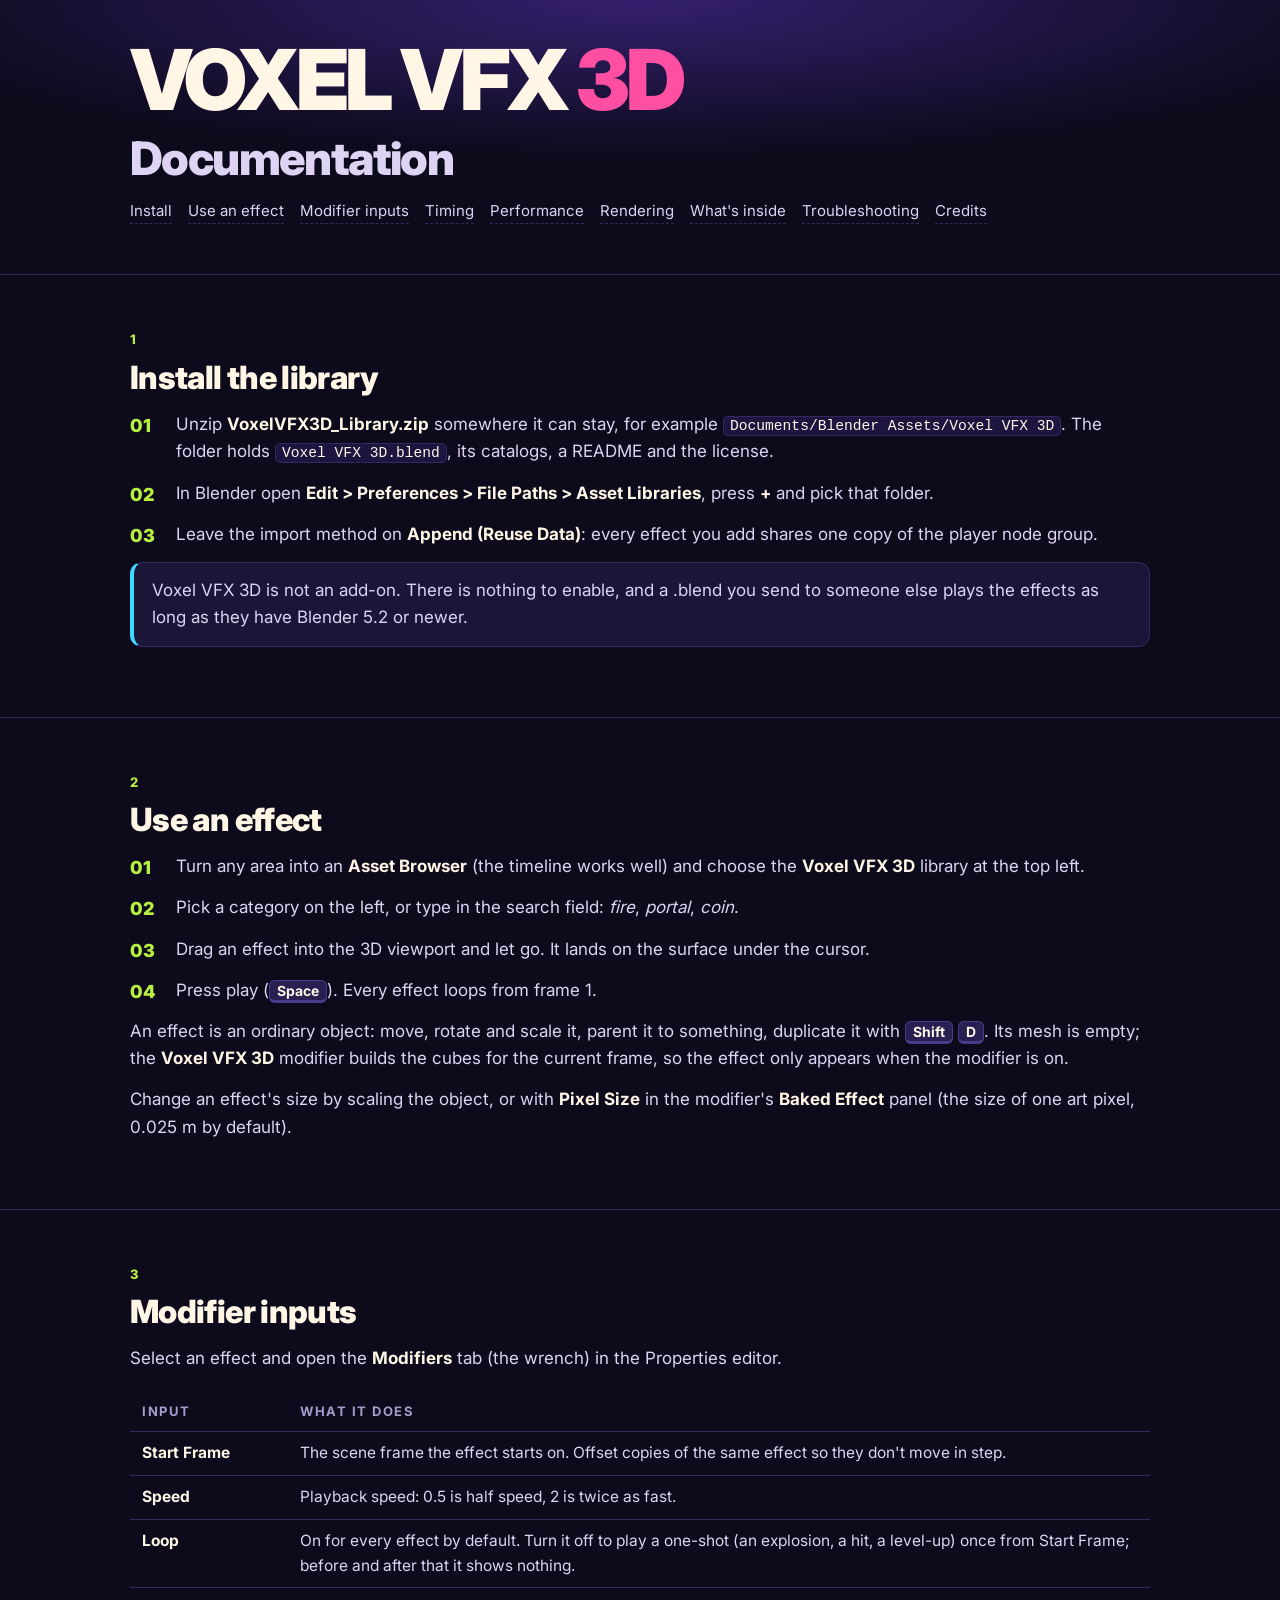
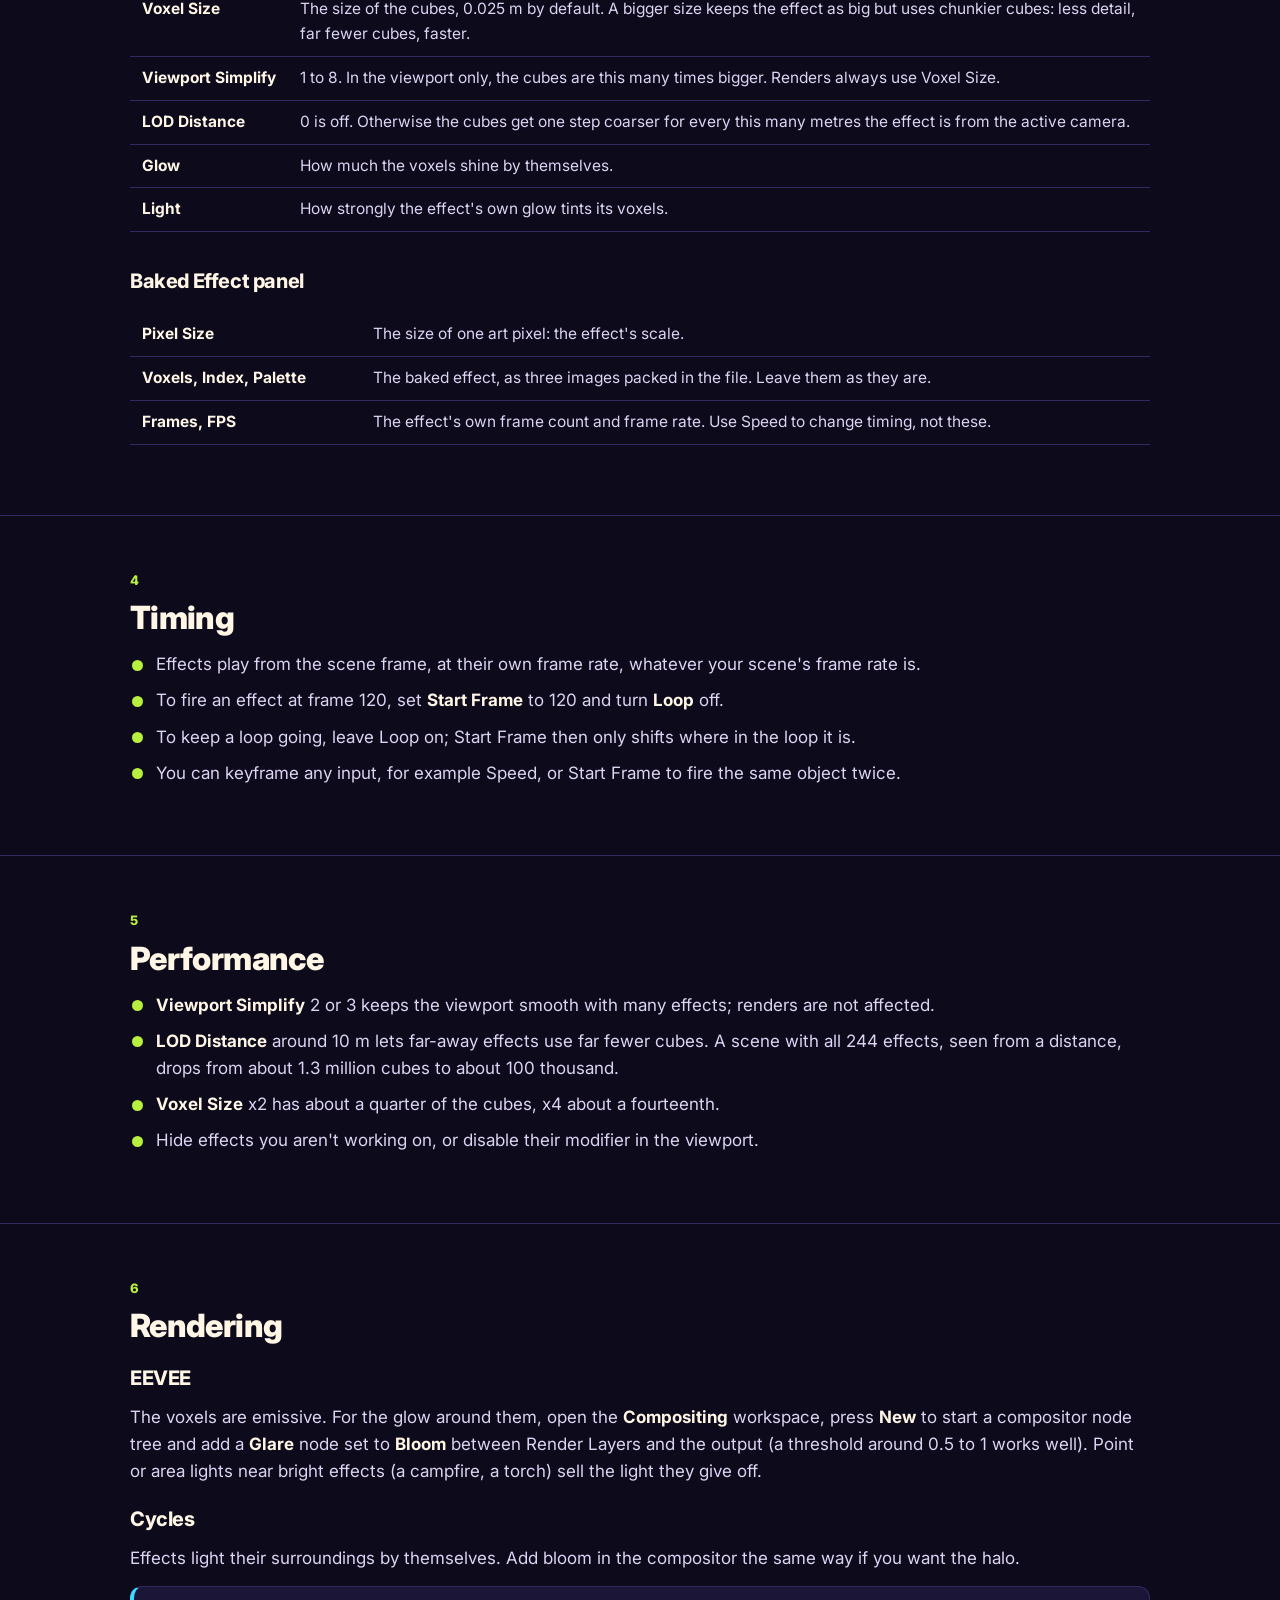
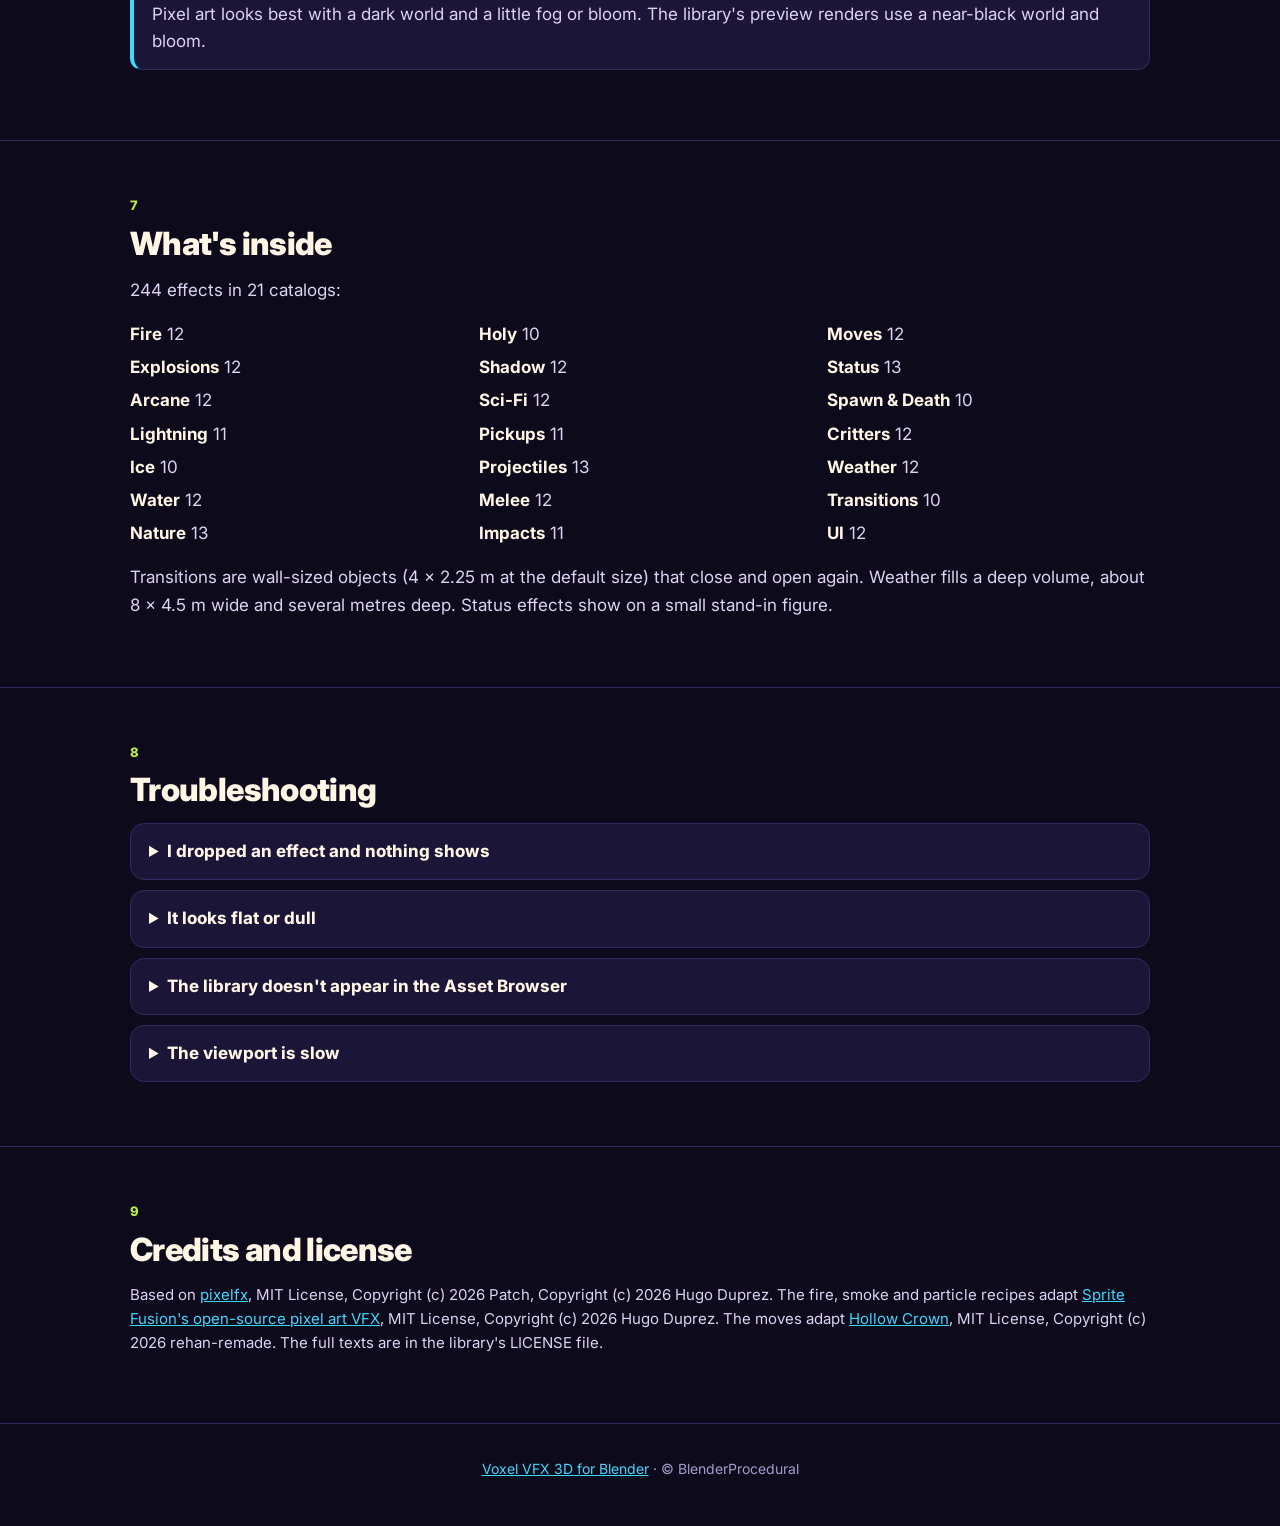
<file: docs.html>
<!doctype html>
<html lang="en">
<head>
<meta charset="utf-8">
<meta name="viewport" content="width=device-width, initial-scale=1">
<title>Voxel VFX 3D: documentation</title>
<meta name="description" content="How to install and use Voxel VFX 3D, the 3D voxel VFX library for Blender.">
<meta property="og:title" content="Voxel VFX 3D: documentation">
<meta property="og:description" content="How to install and use Voxel VFX 3D, the 3D voxel VFX library for Blender.">
<meta property="og:image" content="images/thumbnail.jpg">
<link rel="stylesheet" href="assets/style.css">
</head>
<body>

<header class="hero">
  <div class="wrap">
    <h1 class="logo">VOXEL VFX <span>3D</span></h1>
    <p class="tagline">Documentation</p>
    <nav class="docnav">
      <a href="#install">Install</a><a href="#use">Use an effect</a><a href="#inputs">Modifier inputs</a><a href="#timing">Timing</a>
      <a href="#performance">Performance</a><a href="#render">Rendering</a><a href="#contents">What's inside</a>
      <a href="#trouble">Troubleshooting</a><a href="#credits">Credits</a>
    </nav>
  </div>
</header>

<section id="install" class="doc">
  <div class="wrap">
    <div class="kicker">1</div>
    <h2>Install the library</h2>
    <ol class="steps">
      <li>Unzip <b>VoxelVFX3D_Library.zip</b> somewhere it can stay, for example <code>Documents/Blender Assets/Voxel VFX 3D</code>. The folder holds <code>Voxel VFX 3D.blend</code>, its catalogs, a README and the license.</li>
      <li>In Blender open <b>Edit &gt; Preferences &gt; File Paths &gt; Asset Libraries</b>, press <b>+</b> and pick that folder.</li>
      <li>Leave the import method on <b>Append (Reuse Data)</b>: every effect you add shares one copy of the player node group.</li>
    </ol>
    <div class="note"><p>Voxel VFX 3D is not an add-on. There is nothing to enable, and a .blend you send to someone else plays the effects as long as they have Blender 5.2 or newer.</p></div>
  </div>
</section>

<section id="use" class="doc">
  <div class="wrap">
    <div class="kicker">2</div>
    <h2>Use an effect</h2>
    <ol class="steps">
      <li>Turn any area into an <b>Asset Browser</b> (the timeline works well) and choose the <b>Voxel VFX 3D</b> library at the top left.</li>
      <li>Pick a category on the left, or type in the search field: <i>fire</i>, <i>portal</i>, <i>coin</i>.</li>
      <li>Drag an effect into the 3D viewport and let go. It lands on the surface under the cursor.</li>
      <li>Press play (<kbd>Space</kbd>). Every effect loops from frame 1.</li>
    </ol>
    <p>An effect is an ordinary object: move, rotate and scale it, parent it to something, duplicate it with <kbd>Shift</kbd> <kbd>D</kbd>. Its mesh is empty; the <b>Voxel VFX 3D</b> modifier builds the cubes for the current frame, so the effect only appears when the modifier is on.</p>
    <p>Change an effect's size by scaling the object, or with <b>Pixel Size</b> in the modifier's <b>Baked Effect</b> panel (the size of one art pixel, 0.025 m by default).</p>
  </div>
</section>

<section id="inputs" class="doc">
  <div class="wrap">
    <div class="kicker">3</div>
    <h2>Modifier inputs</h2>
    <p>Select an effect and open the <b>Modifiers</b> tab (the wrench) in the Properties editor.</p>
    <div class="tablewrap"><table>
      <tr><th>Input</th><th>What it does</th></tr>
      <tr><td>Start Frame</td><td>The scene frame the effect starts on. Offset copies of the same effect so they don't move in step.</td></tr>
      <tr><td>Speed</td><td>Playback speed: 0.5 is half speed, 2 is twice as fast.</td></tr>
      <tr><td>Loop</td><td>On for every effect by default. Turn it off to play a one-shot (an explosion, a hit, a level-up) once from Start Frame; before and after that it shows nothing.</td></tr>
      <tr><td>Voxel Size</td><td>The size of the cubes, 0.025 m by default. A bigger size keeps the effect as big but uses chunkier cubes: less detail, far fewer cubes, faster.</td></tr>
      <tr><td>Viewport Simplify</td><td>1 to 8. In the viewport only, the cubes are this many times bigger. Renders always use Voxel Size.</td></tr>
      <tr><td>LOD Distance</td><td>0 is off. Otherwise the cubes get one step coarser for every this many metres the effect is from the active camera.</td></tr>
      <tr><td>Glow</td><td>How much the voxels shine by themselves.</td></tr>
      <tr><td>Light</td><td>How strongly the effect's own glow tints its voxels.</td></tr>
    </table></div>
    <h3>Baked Effect panel</h3>
    <div class="tablewrap"><table>
      <tr><td>Pixel Size</td><td>The size of one art pixel: the effect's scale.</td></tr>
      <tr><td>Voxels, Index, Palette</td><td>The baked effect, as three images packed in the file. Leave them as they are.</td></tr>
      <tr><td>Frames, FPS</td><td>The effect's own frame count and frame rate. Use Speed to change timing, not these.</td></tr>
    </table></div>
  </div>
</section>

<section id="timing" class="doc">
  <div class="wrap">
    <div class="kicker">4</div>
    <h2>Timing</h2>
    <ul class="ticks">
      <li>Effects play from the scene frame, at their own frame rate, whatever your scene's frame rate is.</li>
      <li>To fire an effect at frame 120, set <b>Start Frame</b> to 120 and turn <b>Loop</b> off.</li>
      <li>To keep a loop going, leave Loop on; Start Frame then only shifts where in the loop it is.</li>
      <li>You can keyframe any input, for example Speed, or Start Frame to fire the same object twice.</li>
    </ul>
  </div>
</section>

<section id="performance" class="doc">
  <div class="wrap">
    <div class="kicker">5</div>
    <h2>Performance</h2>
    <ul class="ticks">
      <li><b>Viewport Simplify</b> 2 or 3 keeps the viewport smooth with many effects; renders are not affected.</li>
      <li><b>LOD Distance</b> around 10 m lets far-away effects use far fewer cubes. A scene with all 244 effects, seen from a distance, drops from about 1.3 million cubes to about 100 thousand.</li>
      <li><b>Voxel Size</b> x2 has about a quarter of the cubes, x4 about a fourteenth.</li>
      <li>Hide effects you aren't working on, or disable their modifier in the viewport.</li>
    </ul>
  </div>
</section>

<section id="render" class="doc">
  <div class="wrap">
    <div class="kicker">6</div>
    <h2>Rendering</h2>
    <h3>EEVEE</h3>
    <p>The voxels are emissive. For the glow around them, open the <b>Compositing</b> workspace, press <b>New</b> to start a compositor node tree and add a <b>Glare</b> node set to <b>Bloom</b> between Render Layers and the output (a threshold around 0.5 to 1 works well). Point or area lights near bright effects (a campfire, a torch) sell the light they give off.</p>
    <h3>Cycles</h3>
    <p>Effects light their surroundings by themselves. Add bloom in the compositor the same way if you want the halo.</p>
    <div class="note"><p>Pixel art looks best with a dark world and a little fog or bloom. The library's preview renders use a near-black world and bloom.</p></div>
  </div>
</section>

<section id="contents" class="doc">
  <div class="wrap">
    <div class="kicker">7</div>
    <h2>What's inside</h2>
    <p>244 effects in 21 catalogs:</p>
    <ul class="catlist"><li><b>Fire</b> 12</li><li><b>Explosions</b> 12</li><li><b>Arcane</b> 12</li><li><b>Lightning</b> 11</li><li><b>Ice</b> 10</li><li><b>Water</b> 12</li><li><b>Nature</b> 13</li><li><b>Holy</b> 10</li><li><b>Shadow</b> 12</li><li><b>Sci-Fi</b> 12</li><li><b>Pickups</b> 11</li><li><b>Projectiles</b> 13</li><li><b>Melee</b> 12</li><li><b>Impacts</b> 11</li><li><b>Moves</b> 12</li><li><b>Status</b> 13</li><li><b>Spawn &amp; Death</b> 10</li><li><b>Critters</b> 12</li><li><b>Weather</b> 12</li><li><b>Transitions</b> 10</li><li><b>UI</b> 12</li></ul>
    <p>Transitions are wall-sized objects (4 x 2.25 m at the default size) that close and open again. Weather fills a deep volume, about 8 x 4.5 m wide and several metres deep. Status effects show on a small stand-in figure.</p>
  </div>
</section>

<section id="trouble" class="doc">
  <div class="wrap">
    <div class="kicker">8</div>
    <h2>Troubleshooting</h2>
    <details><summary>I dropped an effect and nothing shows</summary><p>Check the modifier is enabled in the viewport, and that Loop is on, or that the current frame is after Start Frame. Some effects start small (a spark that grows into an explosion): play a few frames.</p></details>
    <details><summary>It looks flat or dull</summary><p>Add bloom (see Rendering) and use a dark world. In Solid view the voxels show without their glow: switch to Material Preview or Rendered.</p></details>
    <details><summary>The library doesn't appear in the Asset Browser</summary><p>Make sure the folder you added in Preferences is the one with <code>Voxel VFX 3D.blend</code> and <code>blender_assets.cats.txt</code> in it, then pick the library in the Asset Browser's top-left menu. Blender 5.2 or newer is needed.</p></details>
    <details><summary>The viewport is slow</summary><p>Raise Viewport Simplify, set LOD Distance, or a bigger Voxel Size on effects far from the camera.</p></details>
  </div>
</section>

<section id="credits" class="doc credits">
  <div class="wrap">
    <div class="kicker">9</div>
    <h2>Credits and license</h2>
    <p>Based on <a href="https://github.com/patch-gg/pixelfx">pixelfx</a>, MIT License, Copyright (c) 2026 Patch, Copyright (c) 2026 Hugo Duprez. The fire, smoke and particle recipes adapt <a href="https://www.spritefusion.com/pixel-art-vfx">Sprite Fusion's open-source pixel art VFX</a>, MIT License, Copyright (c) 2026 Hugo Duprez. The moves adapt <a href="https://github.com/rehan-remade/hollow-crown">Hollow Crown</a>, MIT License, Copyright (c) 2026 rehan-remade. The full texts are in the library's LICENSE file.</p>
  </div>
</section>

<footer>
  <div class="wrap"><a href="index.html">Voxel VFX 3D for Blender</a> &middot; &copy; BlenderProcedural</div>
</footer>
<script src="assets/embed.js"></script>
</body>
</html>
</file>
<file: assets/style.css>
@font-face { font-family: "Inter"; font-style: normal; font-weight: 100 900; font-display: swap;
  src: url(../fonts/inter-latin-standard-normal.woff2) format("woff2");
  unicode-range: U+0000-00FF, U+0131, U+0152-0153, U+02BB-02BC, U+02C6, U+02DA, U+02DC, U+0304, U+0308, U+0329, U+2000-206F, U+20AC, U+2122, U+2191, U+2193, U+2212, U+2215, U+FEFF, U+FFFD; }
@font-face { font-family: "Inter"; font-style: normal; font-weight: 100 900; font-display: swap;
  src: url(../fonts/inter-latin-ext-standard-normal.woff2) format("woff2");
  unicode-range: U+0100-02BA, U+02BD-02C5, U+02C7-02CC, U+02CE-02D7, U+02DD-02FF, U+0304, U+0308, U+0329, U+1D00-1DBF, U+1E00-1E9F, U+1EF2-1EFF, U+2020, U+20A0-20AB, U+20AD-20C0, U+2113, U+2C60-2C7F, U+A720-A7FF; }

:root {
  --bg: #0d0a1c; --bg2: #141029; --card: #1b1538; --card2: #241c4a; --line: #33295f;
  --text: #fff6e5; --soft: #ddd3f2; --muted: #a79bcb;
  --lime: #b8f040; --pink: #ff4fa3; --cyan: #3fd8ff; --yellow: #ffd23f; --violet: #9466ff; --orange: #ff7a2f;
}
* { box-sizing: border-box; }
html { scroll-behavior: smooth; }
body {
  margin: 0; background: var(--bg); color: var(--text);
  font: 17px/1.6 "Inter", "Segoe UI", system-ui, -apple-system, "Helvetica Neue", Arial, sans-serif;
  -webkit-font-smoothing: antialiased; overflow-x: hidden;
}
img, video { max-width: 100%; height: auto; display: block; }
a { color: var(--cyan); }
.wrap { max-width: 1060px; margin: 0 auto; padding: 0 20px; }
section { padding: 54px 0; border-top: 1px solid var(--line); scroll-margin-top: 10px; }
h1, h2, h3 { line-height: 1.15; margin: 0 0 14px; letter-spacing: -.02em; }
h2 { font-size: clamp(27px, 4vw, 40px); font-weight: 850; }
h3 { font-size: 20px; font-weight: 750; }
p { margin: 0 0 14px; color: var(--soft); }
b, strong { color: var(--text); }
.kicker { font-weight: 800; letter-spacing: 3px; text-transform: uppercase; font-size: 13px; margin-bottom: 10px; color: var(--lime); }
.hl { color: var(--lime); }
.hl-pink { color: var(--pink); }
.hl-cyan { color: var(--cyan); }
.media { border-radius: 16px; overflow: hidden; border: 1px solid var(--line); box-shadow: 0 22px 54px rgba(5, 2, 16, .55); background: #000; }
.media img, .media video { width: 100%; }
img.pixelated { image-rendering: pixelated; image-rendering: crisp-edges; }
.cap { font-size: 14px; color: var(--muted); margin: 10px 2px 0; }
kbd { font-family: inherit; font-size: .82em; font-weight: 700; background: #2a1f52; border: 1px solid #4a3a8a; border-bottom-width: 3px;
  border-radius: 6px; padding: 1px 7px; color: var(--text); white-space: nowrap; }
code { font-family: Consolas, "SF Mono", monospace; font-size: .86em; background: #1d1440; border: 1px solid var(--line); border-radius: 5px; padding: 1px 6px; color: var(--text); }

ul.ticks { list-style: none; padding: 0; margin: 0 0 14px; }
ul.ticks li { position: relative; padding-left: 26px; margin-bottom: 9px; color: var(--soft); }
ul.ticks li::before { content: ""; position: absolute; left: 2px; top: .5em; width: 11px; height: 11px; border-radius: 50%; background: var(--lime); }

.split > *, .grid2 > *, .grid3 > *, .grid4 > * { min-width: 0; }
.split { display: grid; grid-template-columns: 1fr 1.12fr; gap: 40px; align-items: center; }
.split.rev { grid-template-columns: 1.12fr 1fr; }
.split.rev > .txt { order: 2; }
.grid2 { display: grid; grid-template-columns: repeat(2, 1fr); gap: 18px; }
.grid3 { display: grid; grid-template-columns: repeat(3, 1fr); gap: 18px; }
.grid4 { display: grid; grid-template-columns: repeat(4, 1fr); gap: 14px; }
.card { background: var(--card); border: 1px solid var(--line); border-radius: 18px; padding: 22px; }
.card h3 { margin-bottom: 8px; }
.card p { font-size: 15.5px; margin: 0; color: #cfc4ea; }
.card .media { margin: -6px -6px 16px; border-radius: 12px; box-shadow: none; }
footer { padding: 34px 0 46px; border-top: 1px solid var(--line); color: var(--muted); font-size: 14px; text-align: center; }

/* hero */
.hero { padding: 40px 0 50px; background: radial-gradient(ellipse 85% 80% at 50% 0%, #34206e 0%, var(--bg) 72%); }
.logo-img { width: min(560px, 92%); height: auto; margin: 0 0 18px -6px; }
.tagline { font-size: clamp(28px, 4.4vw, 46px); font-weight: 850; letter-spacing: -.035em; line-height: 1.08; margin: 0 0 16px; }
.lead { font-size: clamp(17px, 2.1vw, 19.5px); color: #e6dcfa; margin-bottom: 20px; }
.yt { aspect-ratio: 16 / 9; margin: 6px 0 26px; }
.yt iframe { display: block; width: 100%; height: 100%; border: 0; }
.hero-txt { max-width: 860px; }
.chips { display: flex; flex-wrap: wrap; gap: 9px; }
.chip { padding: 6px 14px; border-radius: 999px; background: rgba(184, 240, 64, .08); border: 1px solid rgba(184, 240, 64, .38);
  color: #eaffc2; font-weight: 650; font-size: 14.5px; }
.chip.pink { background: rgba(255, 92, 168, .09); border-color: rgba(255, 92, 168, .42); color: #ffd6e9; }
.chip.cyan { background: rgba(79, 224, 255, .08); border-color: rgba(79, 224, 255, .4); color: #d2f6ff; }

/* numbers */
.spec .card { text-align: center; padding: 20px 12px; }
.spec b { display: block; font-size: 28px; letter-spacing: -.02em; color: var(--lime); margin-bottom: 2px; }
.spec span { color: #cfc4ea; font-size: 15px; }

.acts { display: flex; flex-wrap: wrap; gap: 8px; margin: 4px 0 16px; }
.acts span { padding: 4px 12px; border-radius: 999px; background: #1d1440; border: 1px solid var(--line); font-weight: 700; font-size: 14px; }
.steps { counter-reset: s; list-style: none; padding: 0; margin: 0 0 14px; }
.steps li { position: relative; padding-left: 46px; margin-bottom: 14px; color: var(--soft); }
.steps li::before { counter-increment: s; content: "0" counter(s); position: absolute; left: 0; top: 1px; font-weight: 850; color: var(--lime); font-size: 18px; }
details { background: var(--card); border: 1px solid var(--line); border-radius: 14px; padding: 14px 18px; margin-bottom: 10px; }
details summary { cursor: pointer; font-weight: 750; }
details p { margin: 10px 0 2px; }

/* inside a store's iframe: no big outer margins */
.framed .hero { padding-top: 26px; }

@media (max-width: 820px) {
  .split, .split.rev { grid-template-columns: 1fr; gap: 24px; }
  .split.rev > .txt { order: 0; }
  .grid3 { grid-template-columns: 1fr; }
  .grid4 { grid-template-columns: repeat(2, 1fr); }
  .demo-bar .who { margin-left: 0; width: 100%; }
}



/* the logo is type: PIXELFX in cream, 3D in pink */
.logo { font-size: clamp(44px, 8vw, 84px); font-weight: 900; letter-spacing: -.045em; line-height: .95; margin: 0 0 14px; }
.logo span { color: var(--pink); }
.kicker.pink { color: var(--pink); }
.kicker.cyan { color: var(--cyan); }
.chip.yellow { background: rgba(255, 210, 63, .08); border-color: rgba(255, 210, 63, .4); color: #fff1c4; }
.chip.orange { background: rgba(255, 122, 47, .09); border-color: rgba(255, 122, 47, .42); color: #ffdcc6; }

/* the effect browser: one category at a time */
.cats { display: flex; flex-wrap: wrap; gap: 7px; margin: 6px 0 18px; }
.cats button { font: inherit; font-size: 14px; font-weight: 700; color: var(--soft); background: var(--card); border: 1px solid var(--line);
  border-radius: 999px; padding: 5px 13px; cursor: pointer; }
.cats button:hover { border-color: var(--pink); color: var(--text); }
.cats button[aria-pressed="true"] { background: var(--pink); border-color: var(--pink); color: #1a0d24; }
.cats button i { font-style: normal; opacity: .65; font-weight: 600; margin-left: 4px; }
.fxgrid { display: none; grid-template-columns: repeat(5, 1fr); gap: 10px; }
.fxgrid.on { display: grid; }
.fxgrid figure { margin: 0; background: #0b0816; border: 1px solid var(--line); border-radius: 12px; overflow: hidden; aspect-ratio: 1; }
.fxgrid img { width: 100%; height: 100%; object-fit: cover; }
.fxnote { font-size: 14px; color: var(--muted); margin: 12px 2px 0; }

/* tables (inputs) */
table { width: 100%; border-collapse: collapse; margin: 6px 0 16px; font-size: 15.5px; }
th, td { text-align: left; padding: 9px 12px; border-bottom: 1px solid var(--line); vertical-align: top; }
th { color: var(--muted); font-weight: 700; font-size: 13px; letter-spacing: 1.5px; text-transform: uppercase; }
td:first-child { white-space: nowrap; font-weight: 700; color: var(--text); }
td { color: var(--soft); }
.tablewrap { overflow-x: auto; }

/* docs */
.docnav { display: flex; flex-wrap: wrap; gap: 8px 16px; margin: 4px 0 0; font-size: 15px; }
.docnav a { color: var(--soft); text-decoration: none; border-bottom: 1px dashed var(--line); }
.docnav a:hover { color: var(--pink); }
.doc h2 { font-size: clamp(24px, 3.2vw, 32px); }
.doc h3 { margin-top: 22px; }
.note { background: var(--card); border: 1px solid var(--line); border-left: 4px solid var(--cyan); border-radius: 12px; padding: 14px 18px; margin: 10px 0 16px; }
.note p:last-child { margin: 0; }
.catlist { columns: 3; column-gap: 26px; padding: 0; list-style: none; margin: 0 0 14px; }
.catlist li { break-inside: avoid; color: var(--soft); padding: 3px 0; }
.catlist b { color: var(--text); }
.credits p { font-size: 15px; }

@media (max-width: 820px) {
  .fxgrid { grid-template-columns: repeat(3, 1fr); }
  .catlist { columns: 2; }
}
@media (max-width: 520px) {
  .fxgrid { grid-template-columns: repeat(2, 1fr); }
}

/* videos keep their 16:9 box before they load, so the page height never changes */
.media video { aspect-ratio: 16 / 9; object-fit: contain; background: #000; }
</file>
